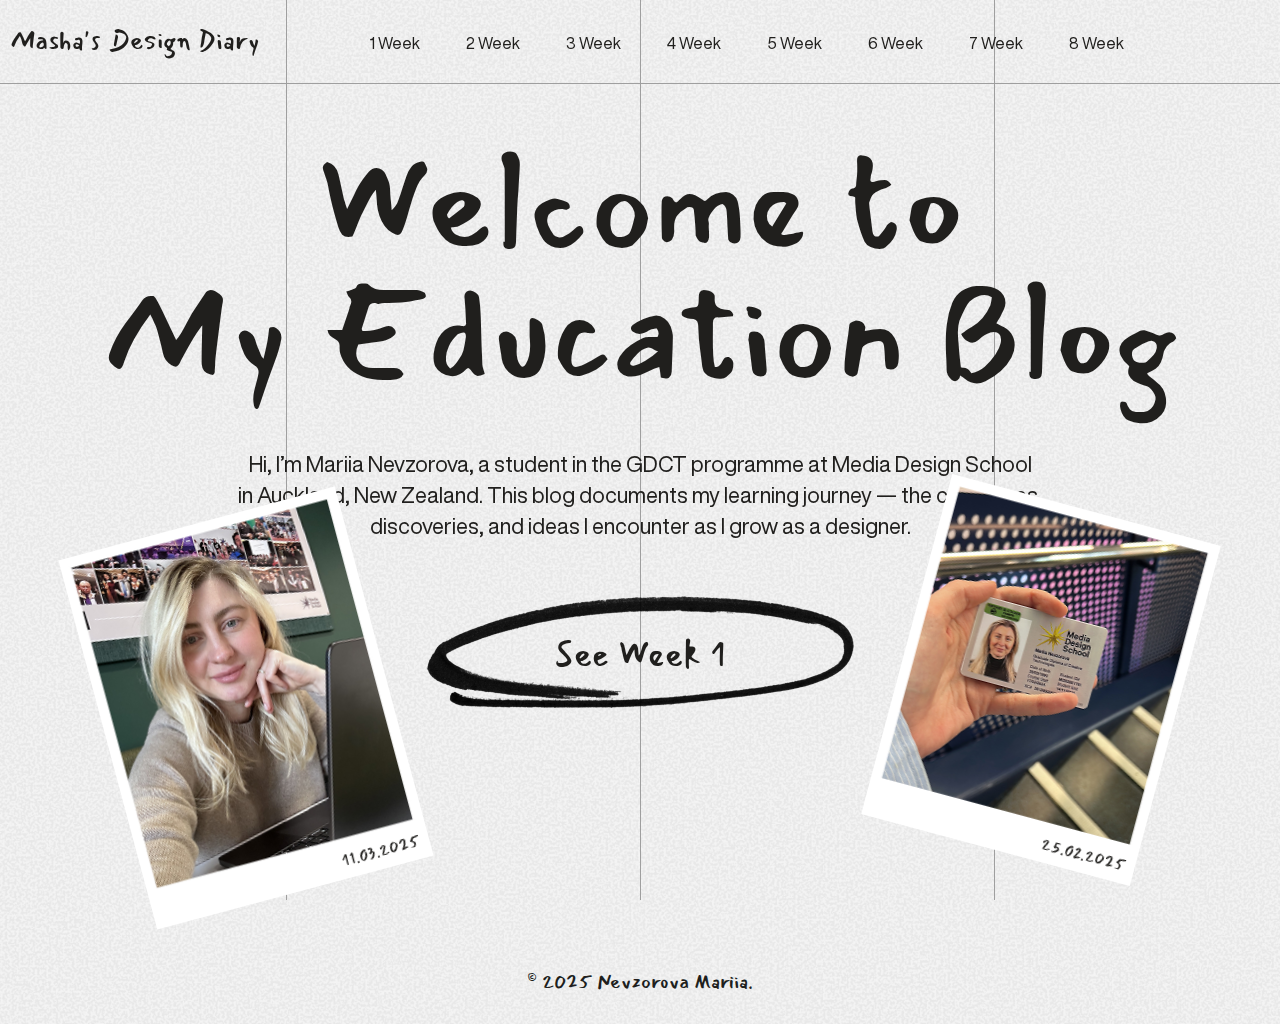
<file: index.html>
<!DOCTYPE html>
<html lang="en">

<head>
  <meta charset="UTF-8">
  <meta name="viewport" content="width=device-width, initial-scale=1.0">
  <!-- fonts -->
  <link rel="preconnect" href="https://fonts.googleapis.com">
  <link rel="preconnect" href="https://fonts.gstatic.com" crossorigin>
  <link href="https://fonts.googleapis.com/css2?family=Manrope:wght@200..800&family=Mansalva&display=swap"
    rel="stylesheet">
  <link rel="stylesheet" href="./src/styles/fonts.css">

  <!-- style -->
  <link rel="stylesheet" href="./src/styles/normalize.css">
  <link rel="stylesheet" href="./src/styles/main.css">
  <link rel="stylesheet" href="./src/styles/header.css">
  <link rel="stylesheet" href="./src/styles/footer.css">
  <link rel="stylesheet" href="./src/styles/mainBlock.css">
  <link rel="stylesheet" href="./src/styles/button.css">
  <link rel="stylesheet" href="./src/styles/photoCard.css">

  <title>Blog</title>
</head>

<body>
  <span class="line-bg"></span><span class="line-bg"></span><span class="line-bg"></span><span
    class="line-bg"></span><span class="line-bg"></span>

  <header class="header">
    <div class="container">
      <div class="header__wrapper">
        <div class="header__logo mansalva">
          Masha's Design Diary
        </div>
        <nav class="header__menu">
          <ul>
            <li class="header__menu-item">
              <a href="./week1.html" title="1 Week">1 Week</a>
            </li>
            <li class="header__menu-item">
              <a href="./week2.html" title="2 Week">2 Week</a>
            </li>
            <li class="header__menu-item">
              <a href="./week3.html" title="3 Week">3 Week</a>
            </li>
            <li class="header__menu-item">
              <a href="./week4.html" title="4 Week">4 Week</a>
            </li>
            <li class="header__menu-item">
              <a href="./week5.html" title="5 Week">5 Week</a>
            </li>
            <li class="header__menu-item">
              <a href="./week6.html" title="6 Week">6 Week</a>
            </li>
            <li class="header__menu-item">
              <a href="./week7.html" title="7 Week">7 Week</a>
            </li>
            <li class="header__menu-item">
              <a href="./week8.html" title="8 Week">8 Week</a>
            </li>
          </ul>
        </nav>
      </div>
    </div>
  </header>

  <main>
    <div class="container">
      <div class="main-block">
        <h1 class="main-block__title mansalva">
          Welcome to<br />My&nbsp;Education&nbsp;Blog
        </h1>
        <p class="main-block__text">
          Hi, I&rsquo;m Mariia Nevzorova, a&nbsp;student in&nbsp;the GDCT programme at&nbsp;Media Design School
          in&nbsp;Auckland, New Zealand. This blog documents my&nbsp;learning journey&nbsp;&mdash; the challenges,
          discoveries, and ideas&nbsp;I encounter as&nbsp;I grow as&nbsp;a&nbsp;designer.
        </p>
        <div class="main-block__button">
          <a href="./week1.html" title="week1" class="button mansalva">See Week 1</a>
        </div>

        <div class="photo-card photo-card--left">
          <div class="photo-card__image">
            <img src="./src/image/photo1.jpg" alt="photo1" width="286" height="382">
          </div>
          <span class="photo-card__date mansalva">11.03.2025</span>
        </div>

        <div class="photo-card photo-card--right">
          <div class="photo-card__image">
            <img src="./src/image/photo2.jpg" alt="photo2" width="286" height="382">
          </div>
          <span class="photo-card__date mansalva">25.02.2025</span>
        </div>
      </div>
    </div>
  </main>

  <footer class="footer mansalva">
    <div class="container">
      <div class="footer__wrapper mansalva">
        © 2025 Nevzorova Mariia.
      </div>
    </div>
  </footer>
</body>

</html>
</file>
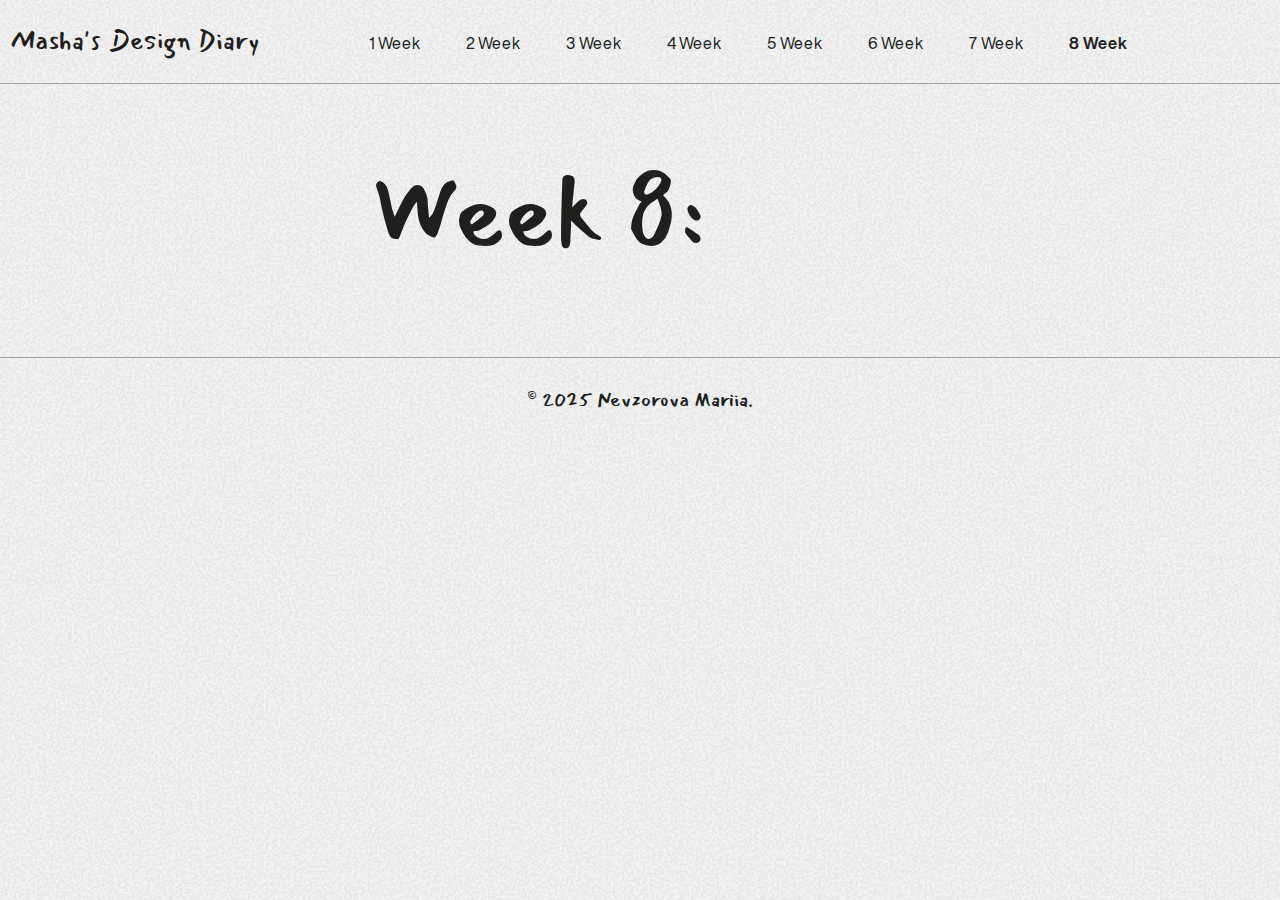
<file: week8.html>
<!DOCTYPE html>
<html lang="en">

<head>
    <meta charset="UTF-8">
    <meta name="viewport" content="width=device-width, initial-scale=1.0">
    <!-- fonts -->
    <link rel="preconnect" href="https://fonts.googleapis.com">
    <link rel="preconnect" href="https://fonts.gstatic.com" crossorigin>
    <link href="https://fonts.googleapis.com/css2?family=Mansalva&display=swap" rel="stylesheet">
    <link rel="stylesheet" href="./src/styles/fonts.css">

    <!-- style -->
    <link rel="stylesheet" href="./src/styles/normalize.css">
    <link rel="stylesheet" href="./src/styles/main.css">
    <link rel="stylesheet" href="./src/styles/header.css">
    <link rel="stylesheet" href="./src/styles/footer.css">
    <link rel="stylesheet" href="./src/styles/firstBlock.css">
    <link rel="stylesheet" href="./src/styles/content.css">

    <title>Blog</title>
</head>

<body>
    <header class="header">
        <div class="container">
            <div class="header__wrapper">
                <a href="./index.html" title="maim" class="header__logo mansalva">
                    Masha's Design Diary
                </a>
                <nav class="header__menu">
                    <ul>
                        <li class="header__menu-item">
                            <a href="./week1.html" title="1 Week">1 Week</a>
                        </li>
                        <li class="header__menu-item">
                            <a href="./week2.html" title="2 Week">2 Week</a>
                        </li>
                        <li class="header__menu-item">
                            <a href="./week3.html" title="3 Week">3 Week</a>
                        </li>
                        <li class="header__menu-item">
                            <a href="./week4.html" title="4 Week">4 Week</a>
                        </li>
                        <li class="header__menu-item">
                            <a href="./week5.html" title="5 Week">5 Week</a>
                        </li>
                        <li class="header__menu-item">
                            <a href="./week6.html" title="6 Week">6 Week</a>
                        </li>
                        <li class="header__menu-item">
                            <a href="./week7.html" title="7 Week">7 Week</a>
                        </li>
                        <li class="header__menu-item helvetica-bold">
                            <a href="./week8.html" title="8 Week">8 Week</a>
                        </li>
                    </ul>
                </nav>
            </div>
        </div>
    </header>

    <main>
        <div class="first-block">
            <div class="container">
                <div class="first-block__wrapper">
                    <h1 class="first-block__title mansalva">Week 8:<br /></h1>
                    <p class="first-block__text helvetica-medium"></p>
                </div>
            </div>
        </div>
    </main>

    <footer class="footer">
        <div class="container">
            <div class="footer__wrapper mansalva">
                © 2025 Nevzorova Mariia.
            </div>
        </div>
    </footer>
</body>

</html>
</file>
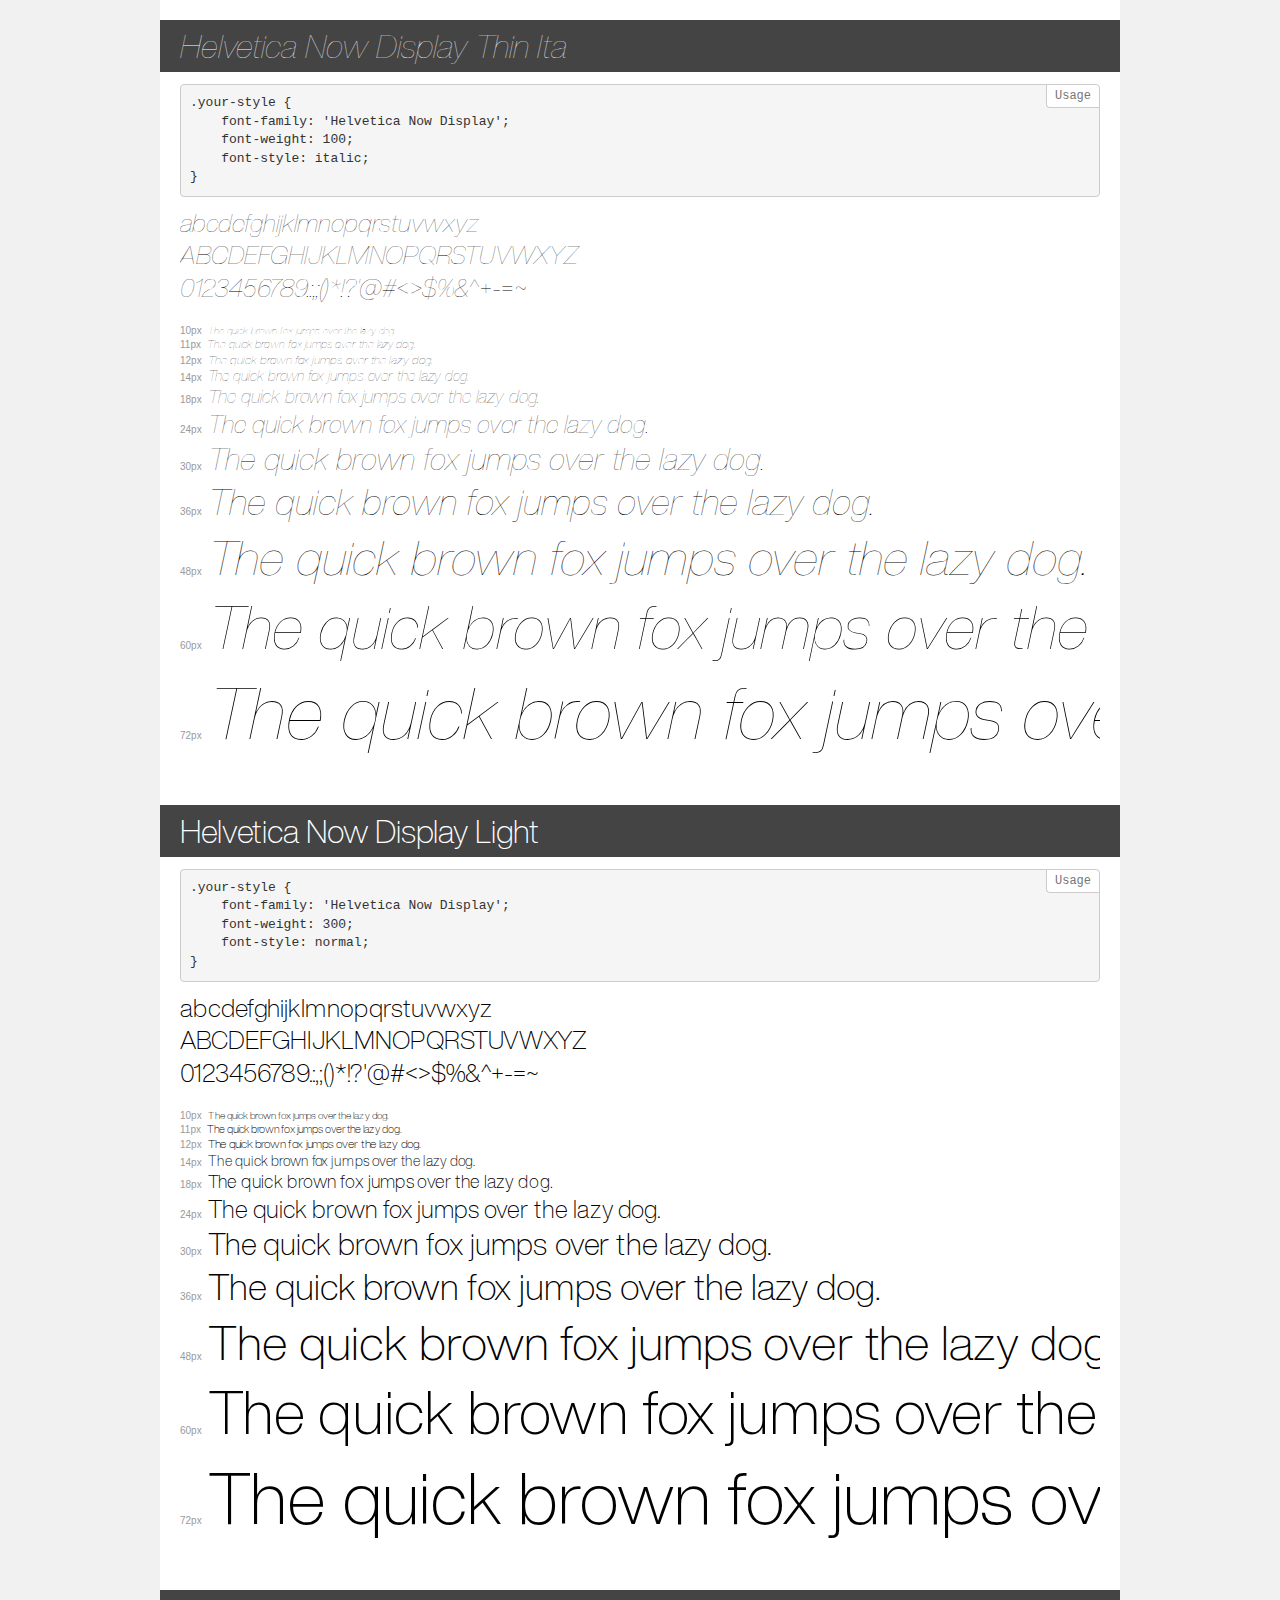
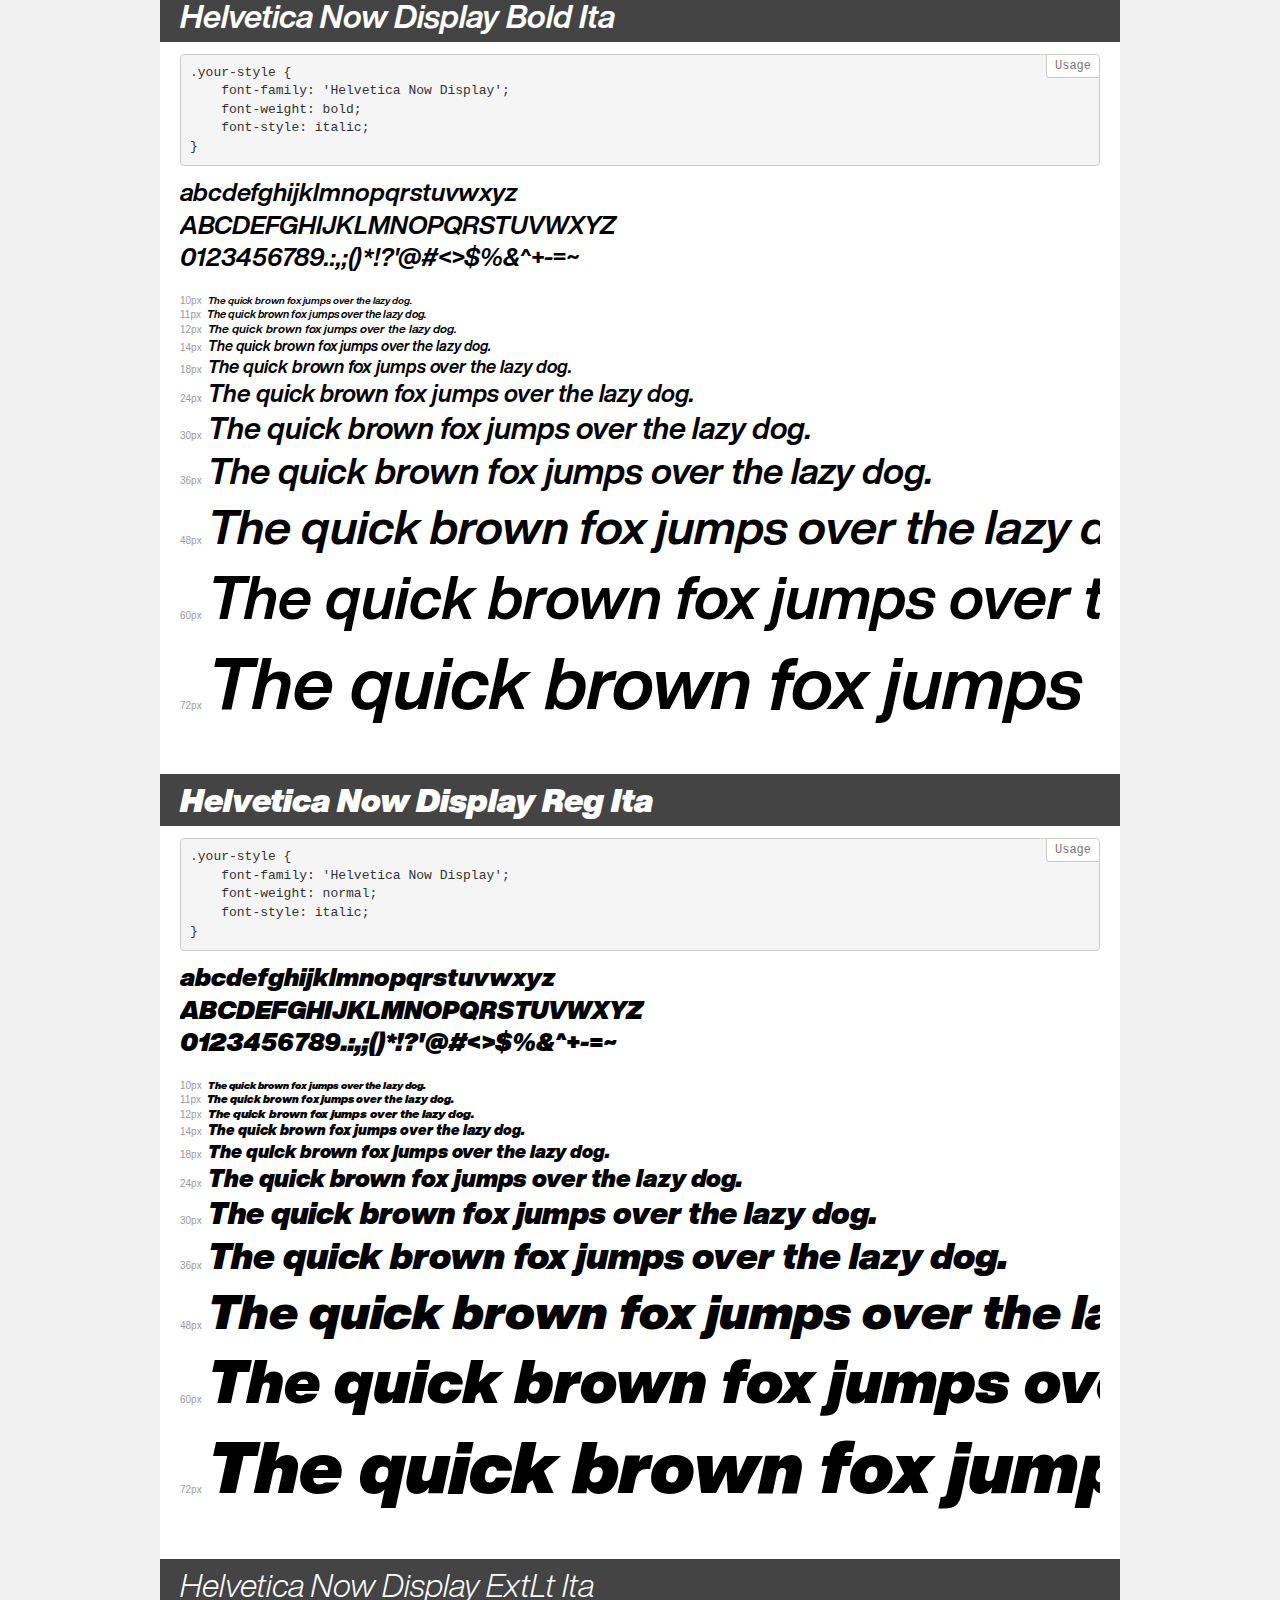
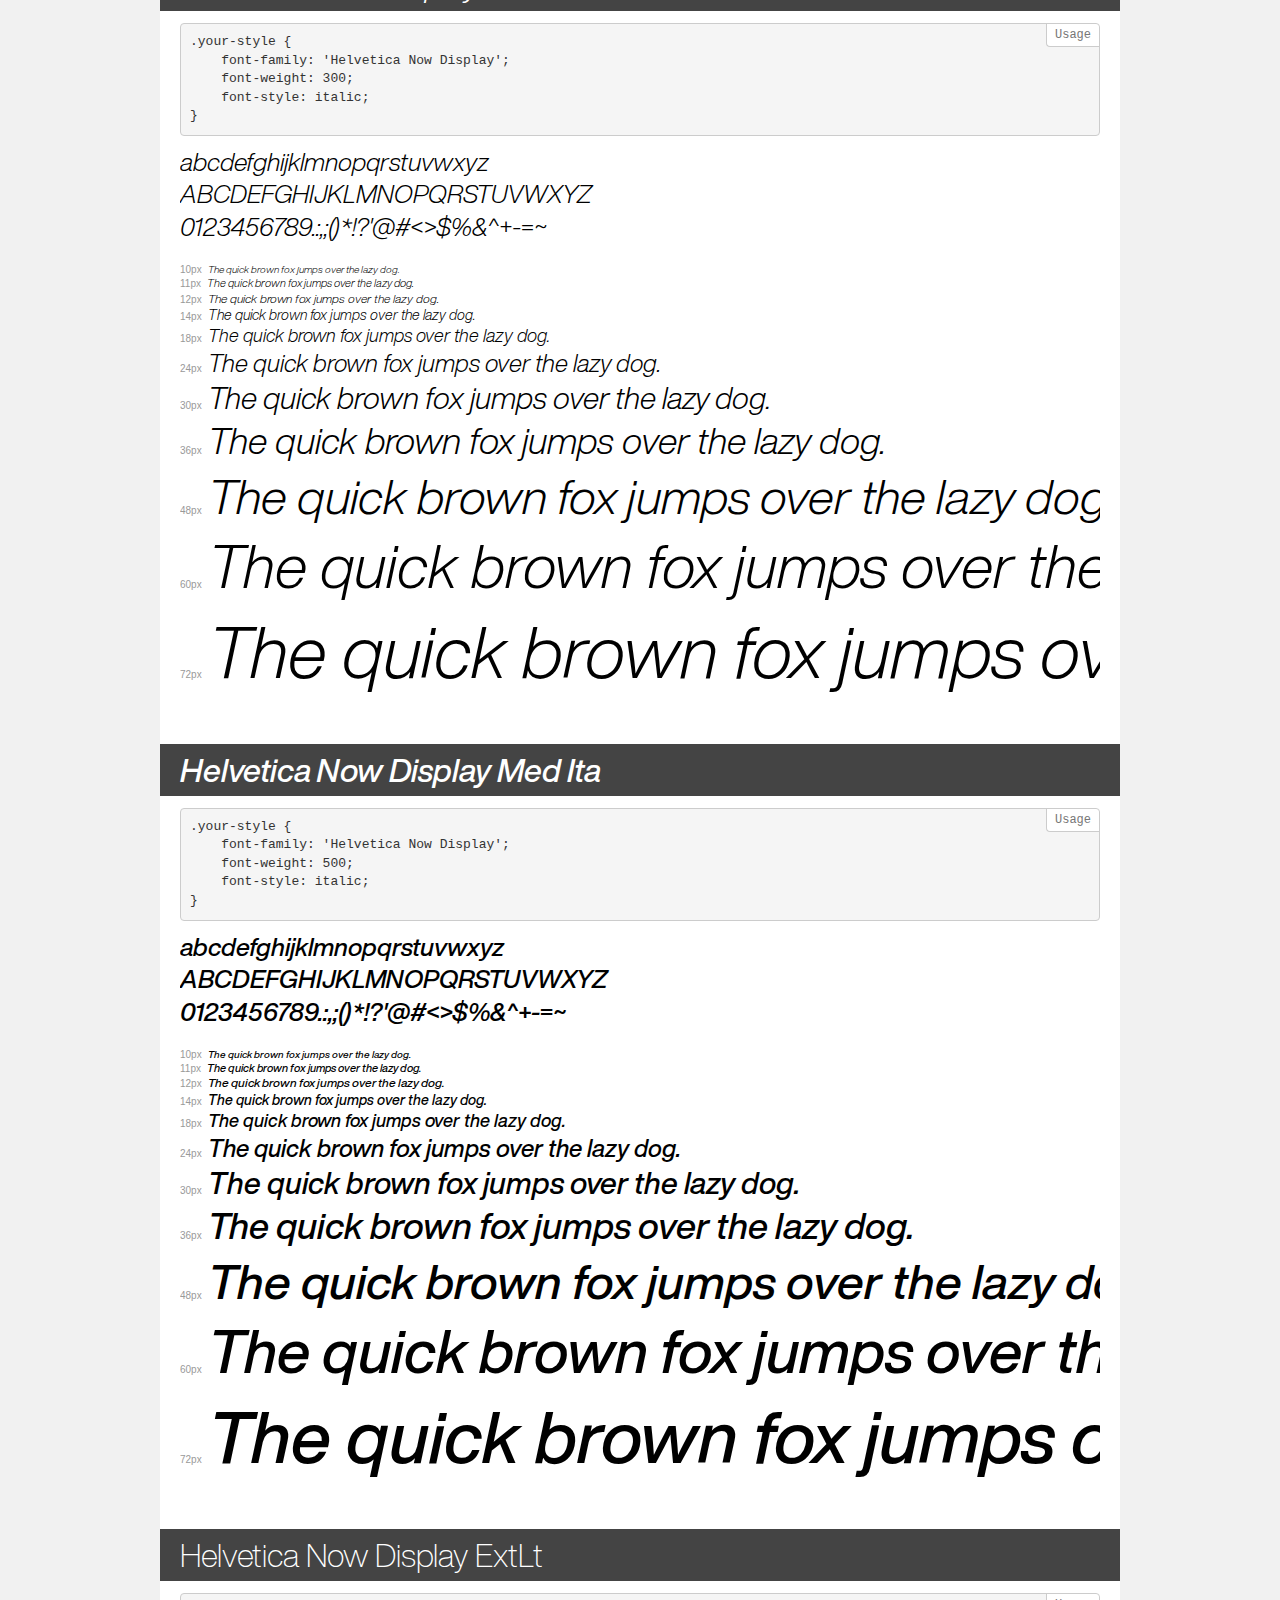
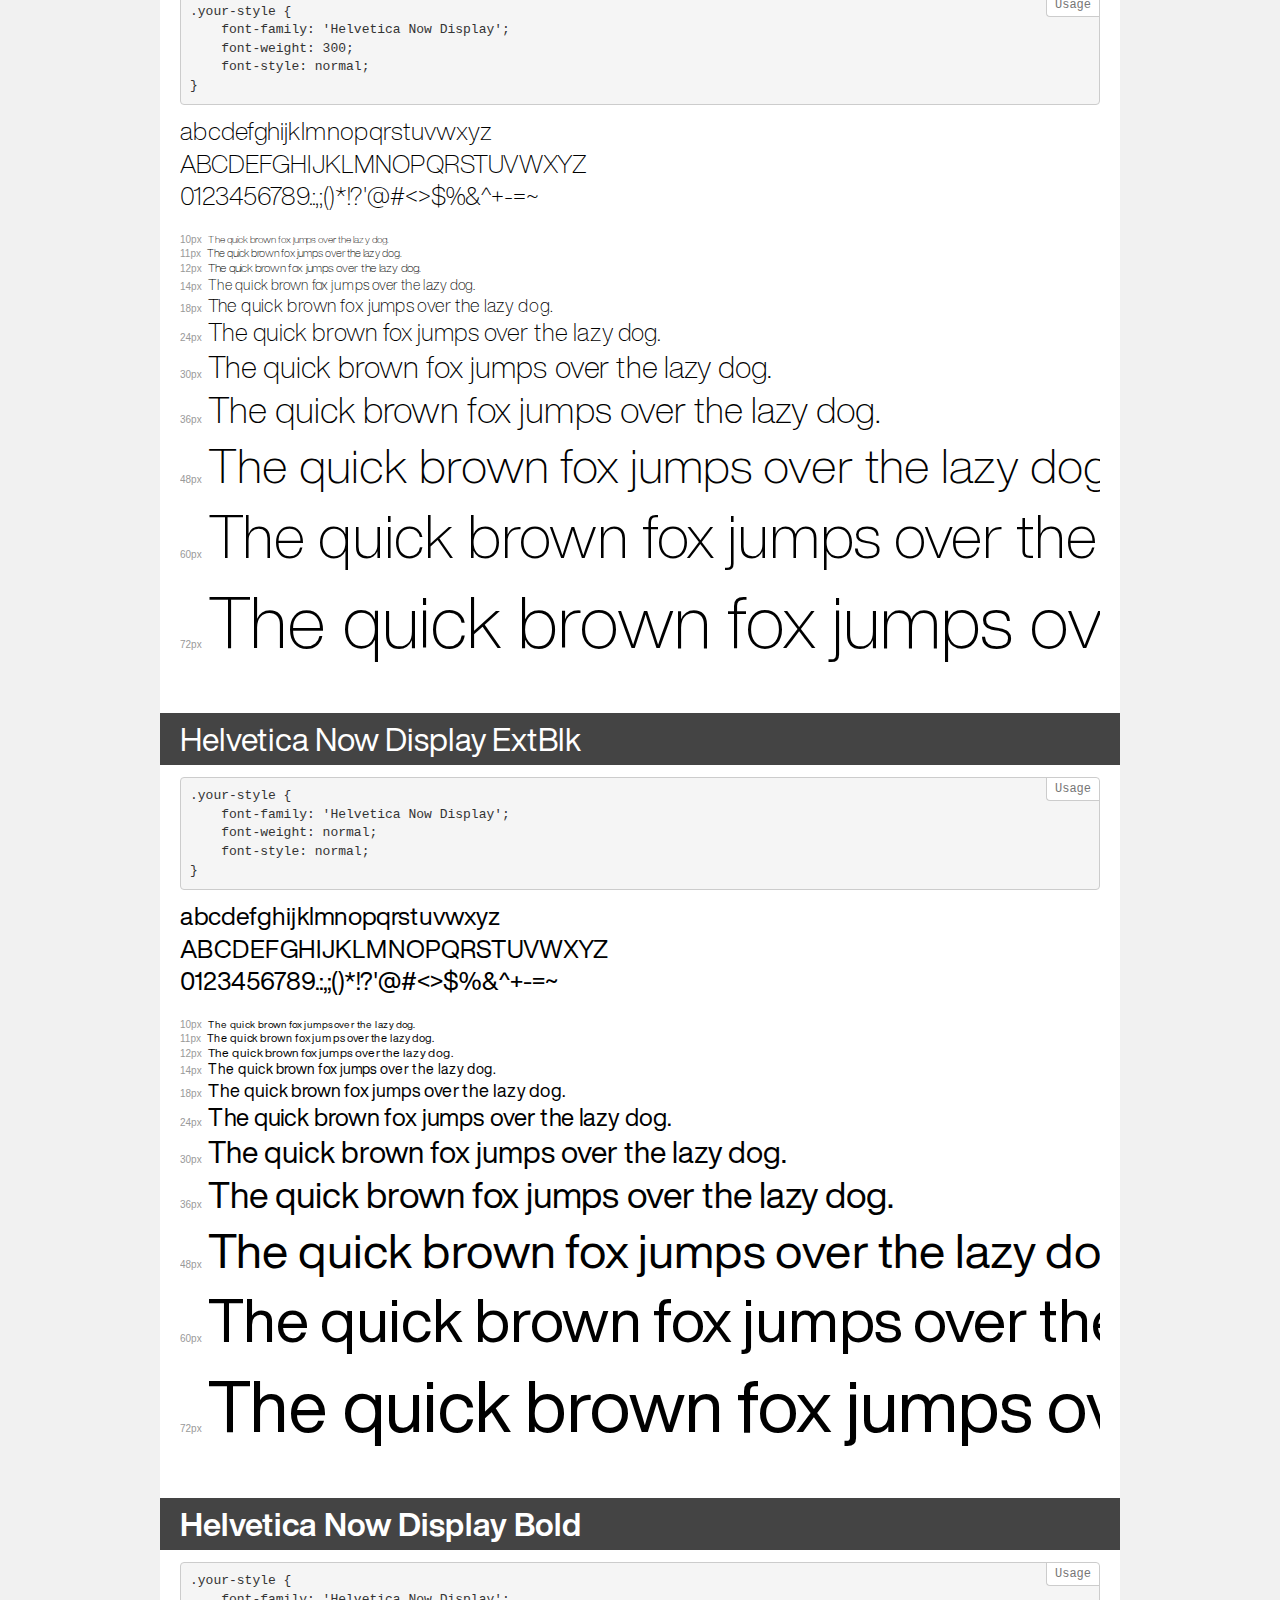
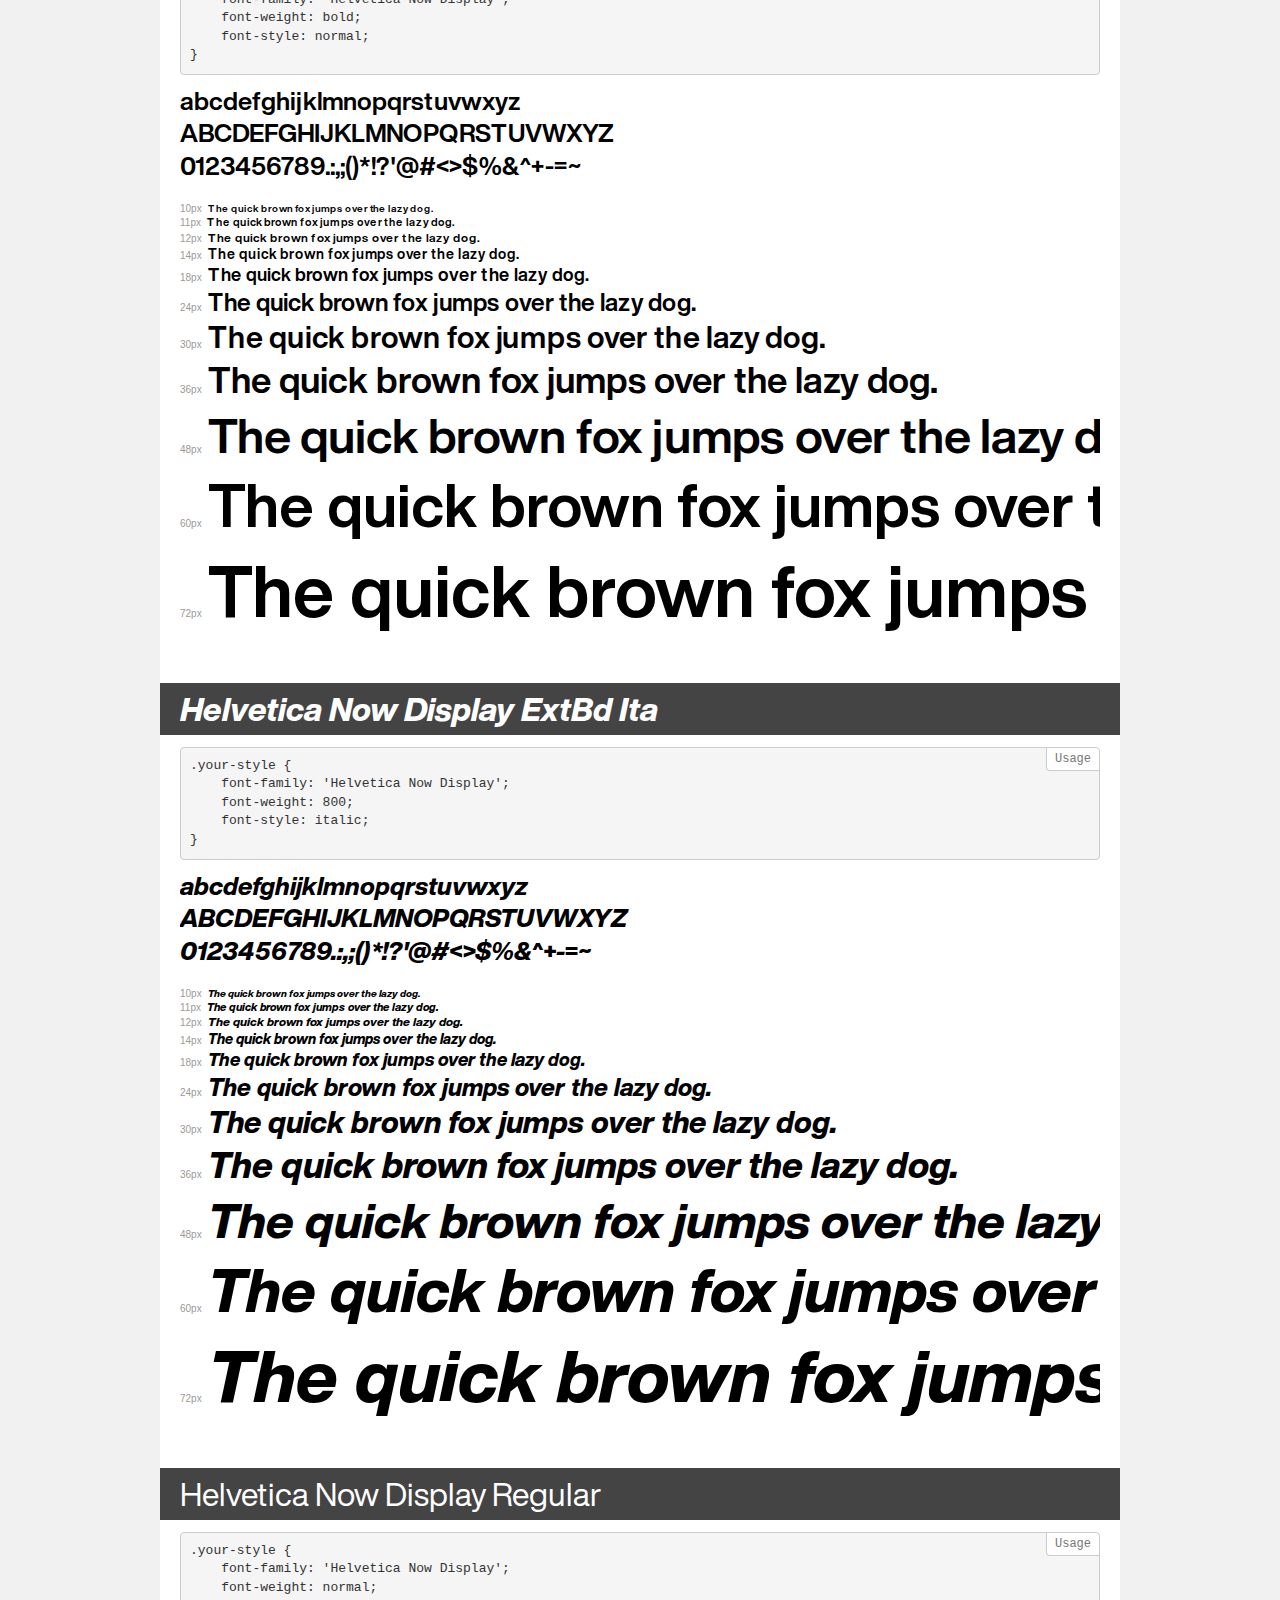
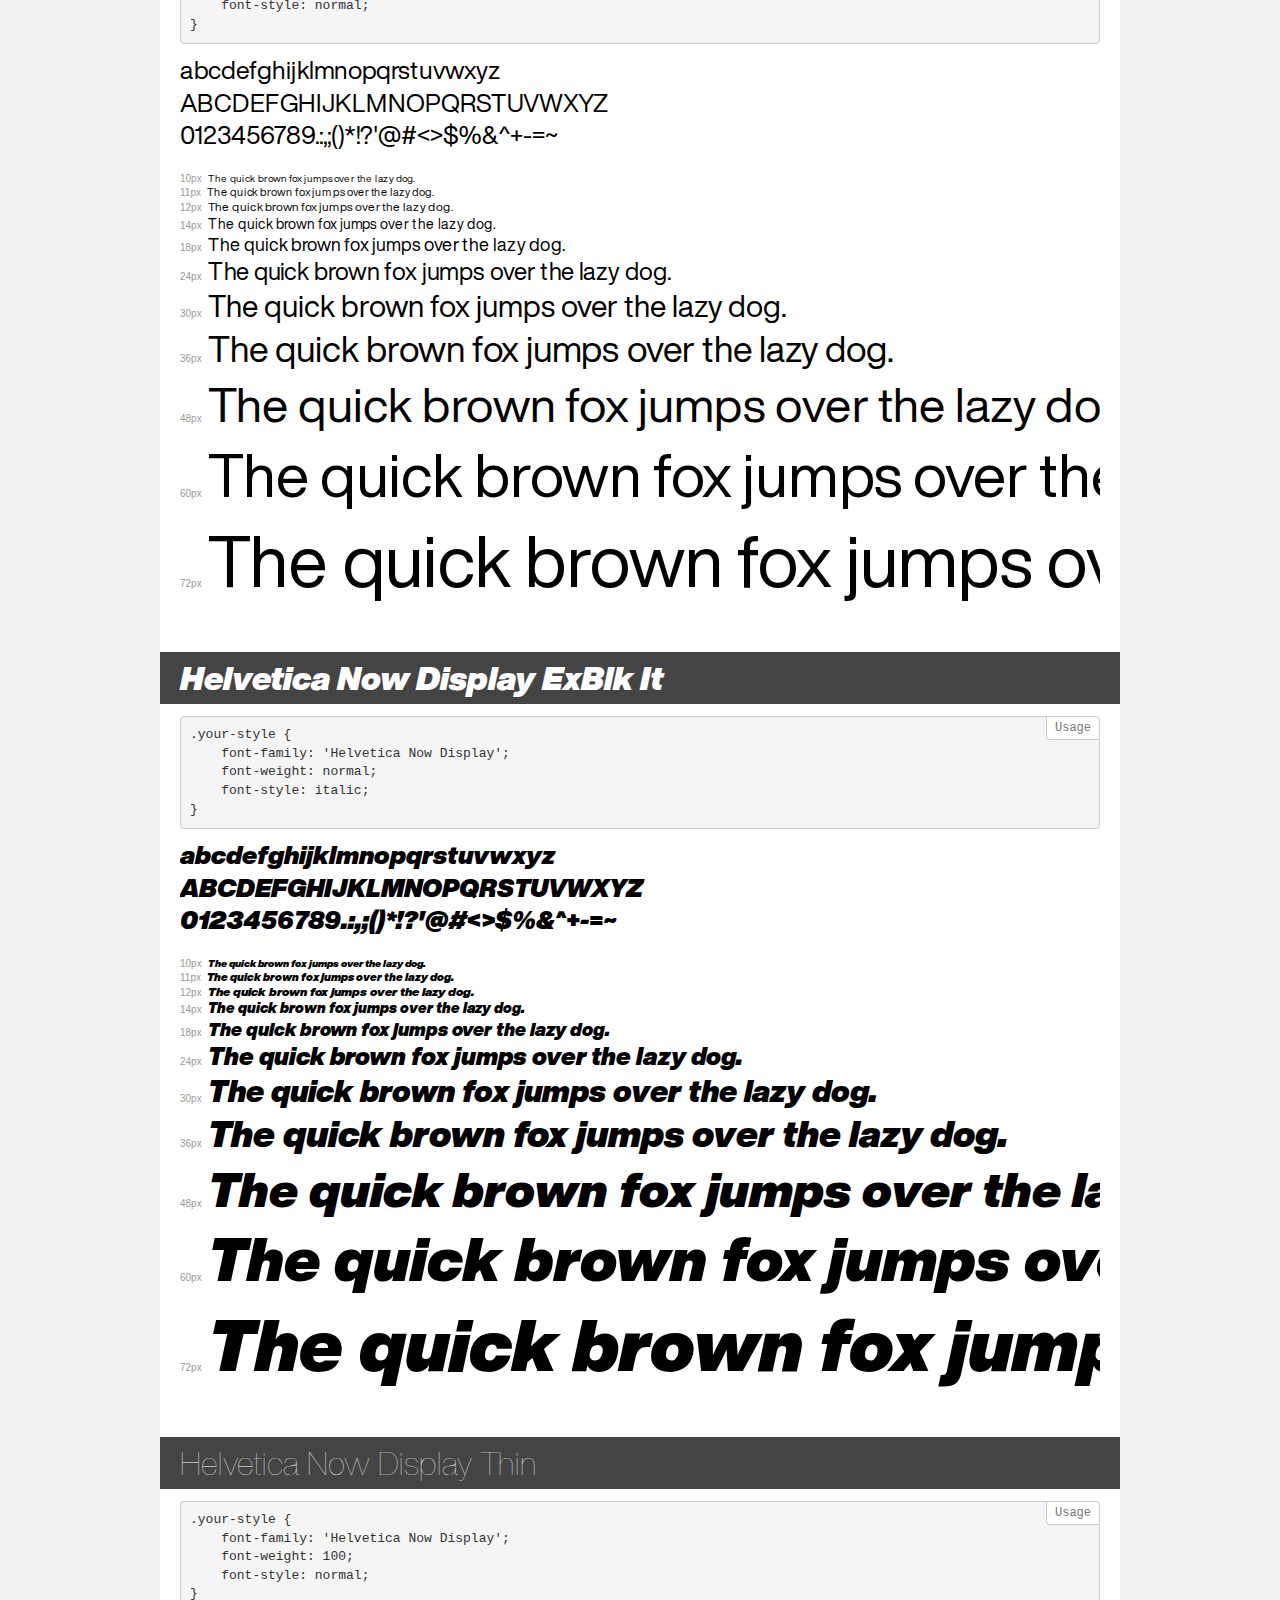
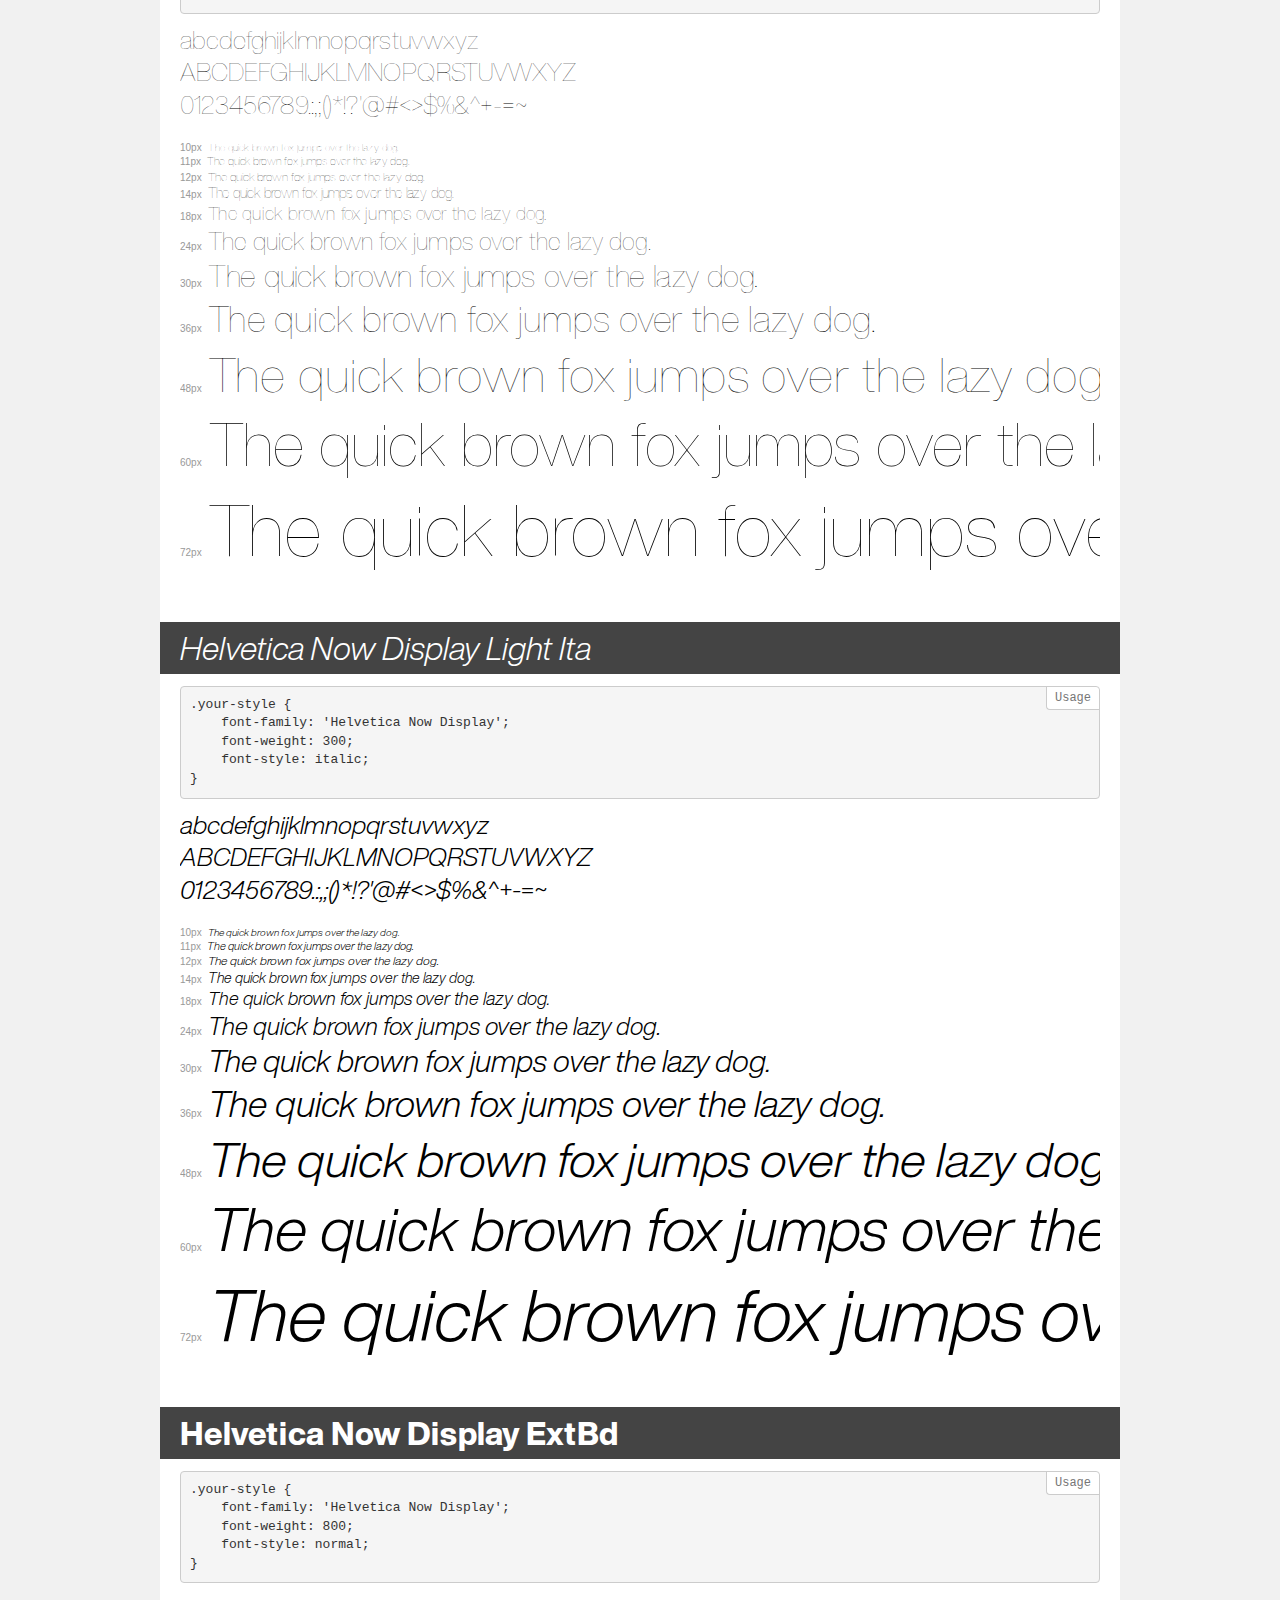
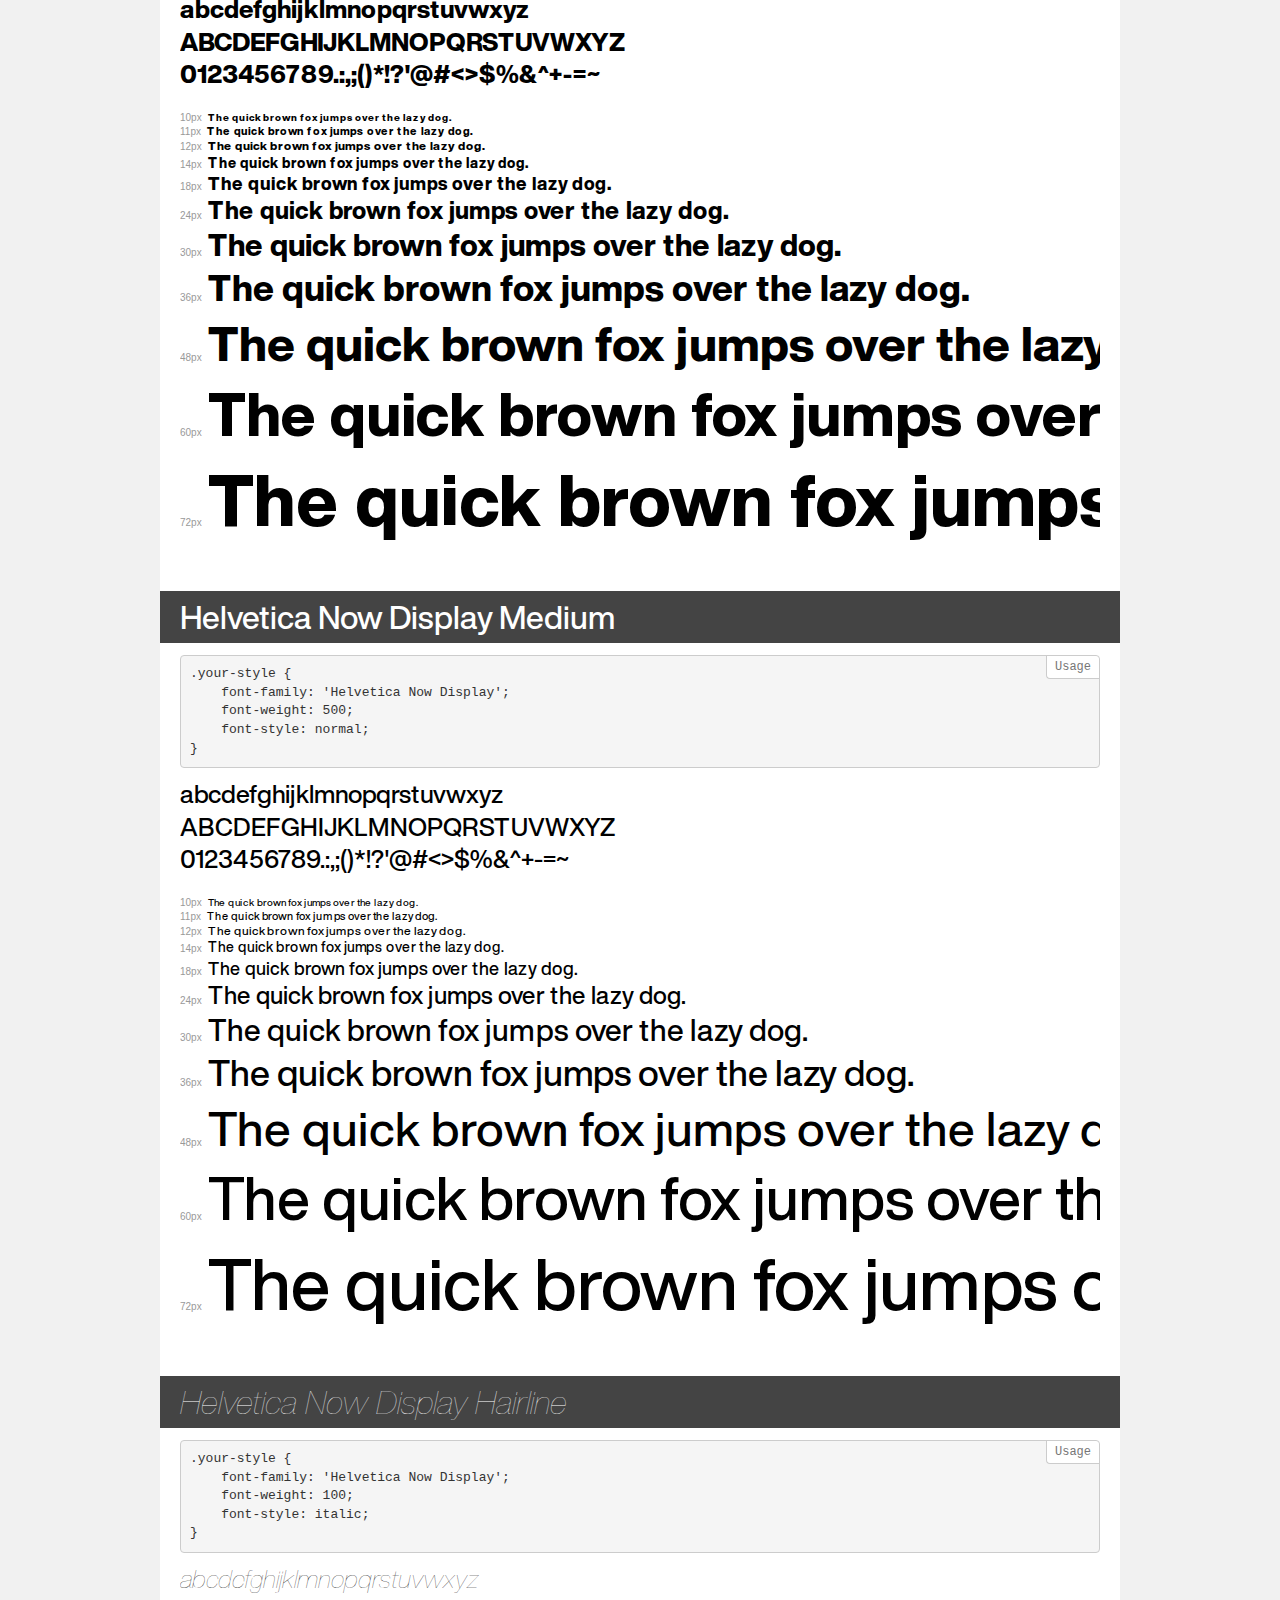
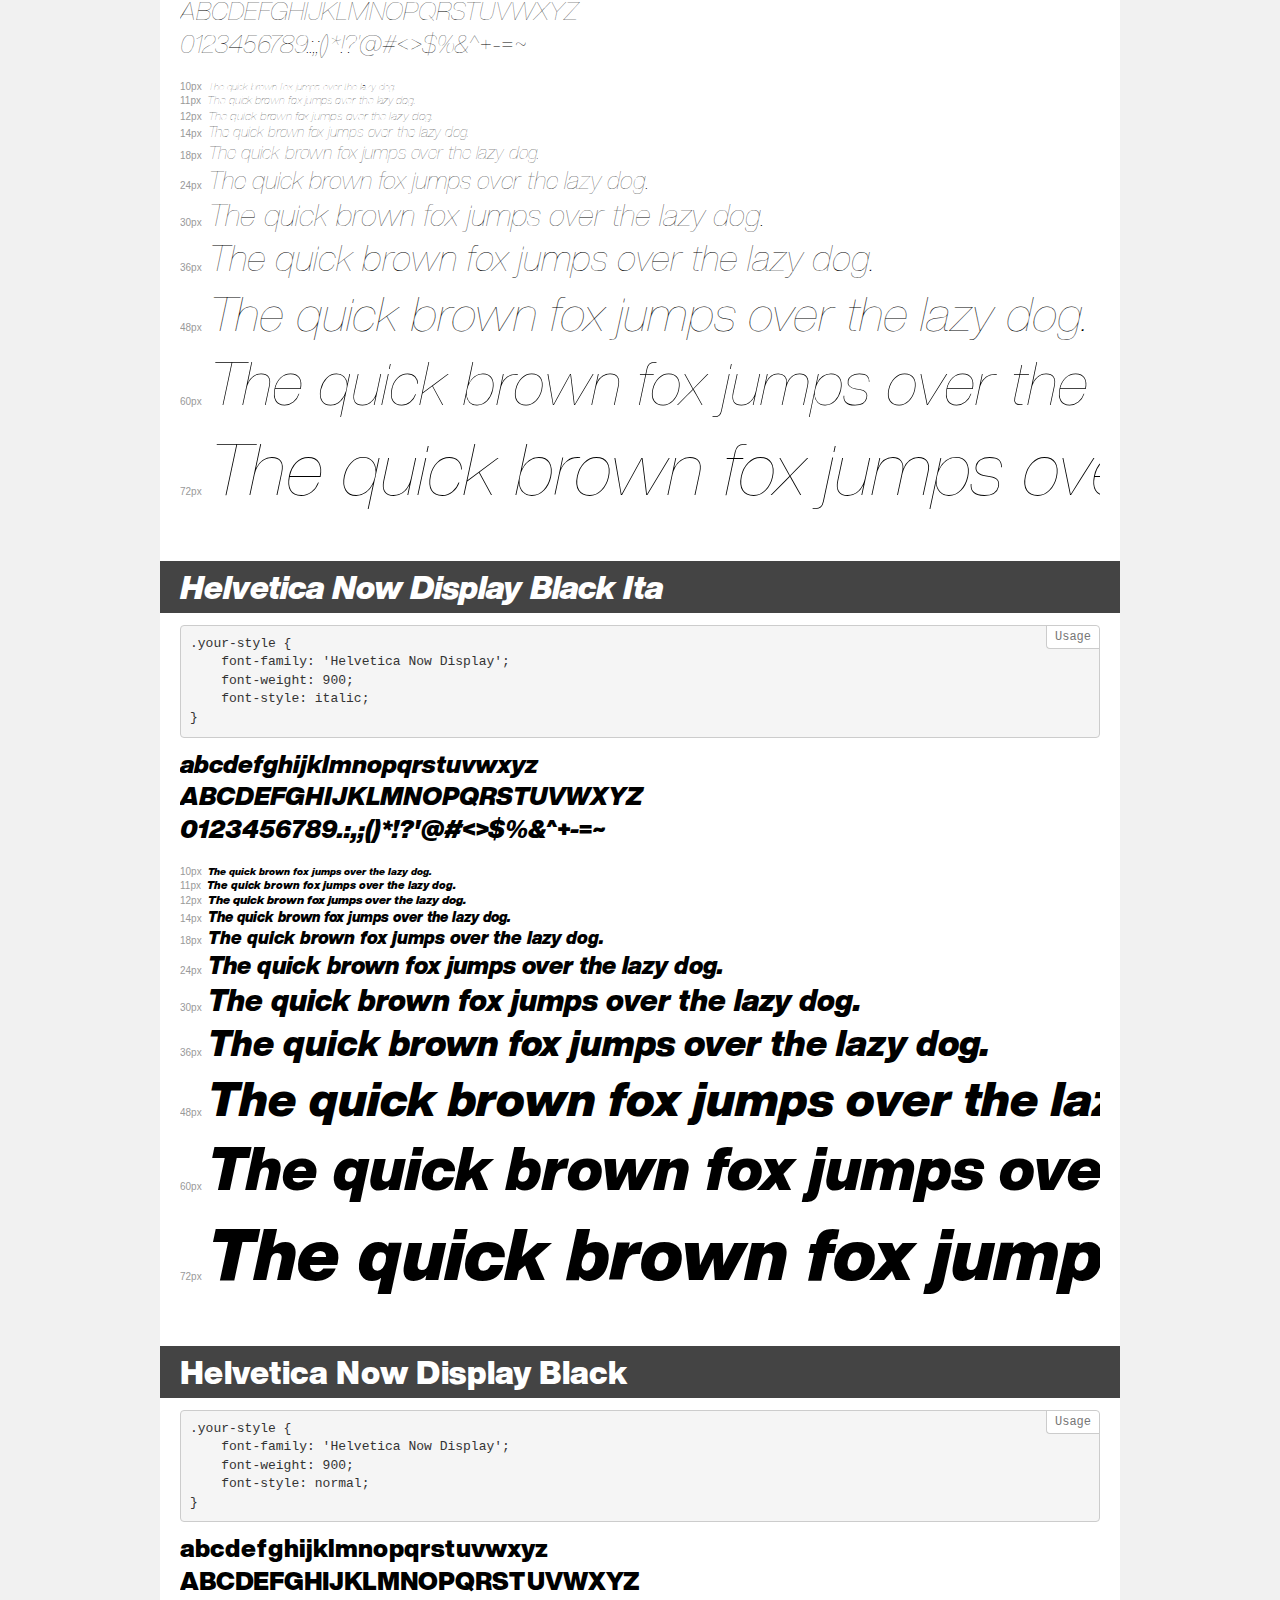
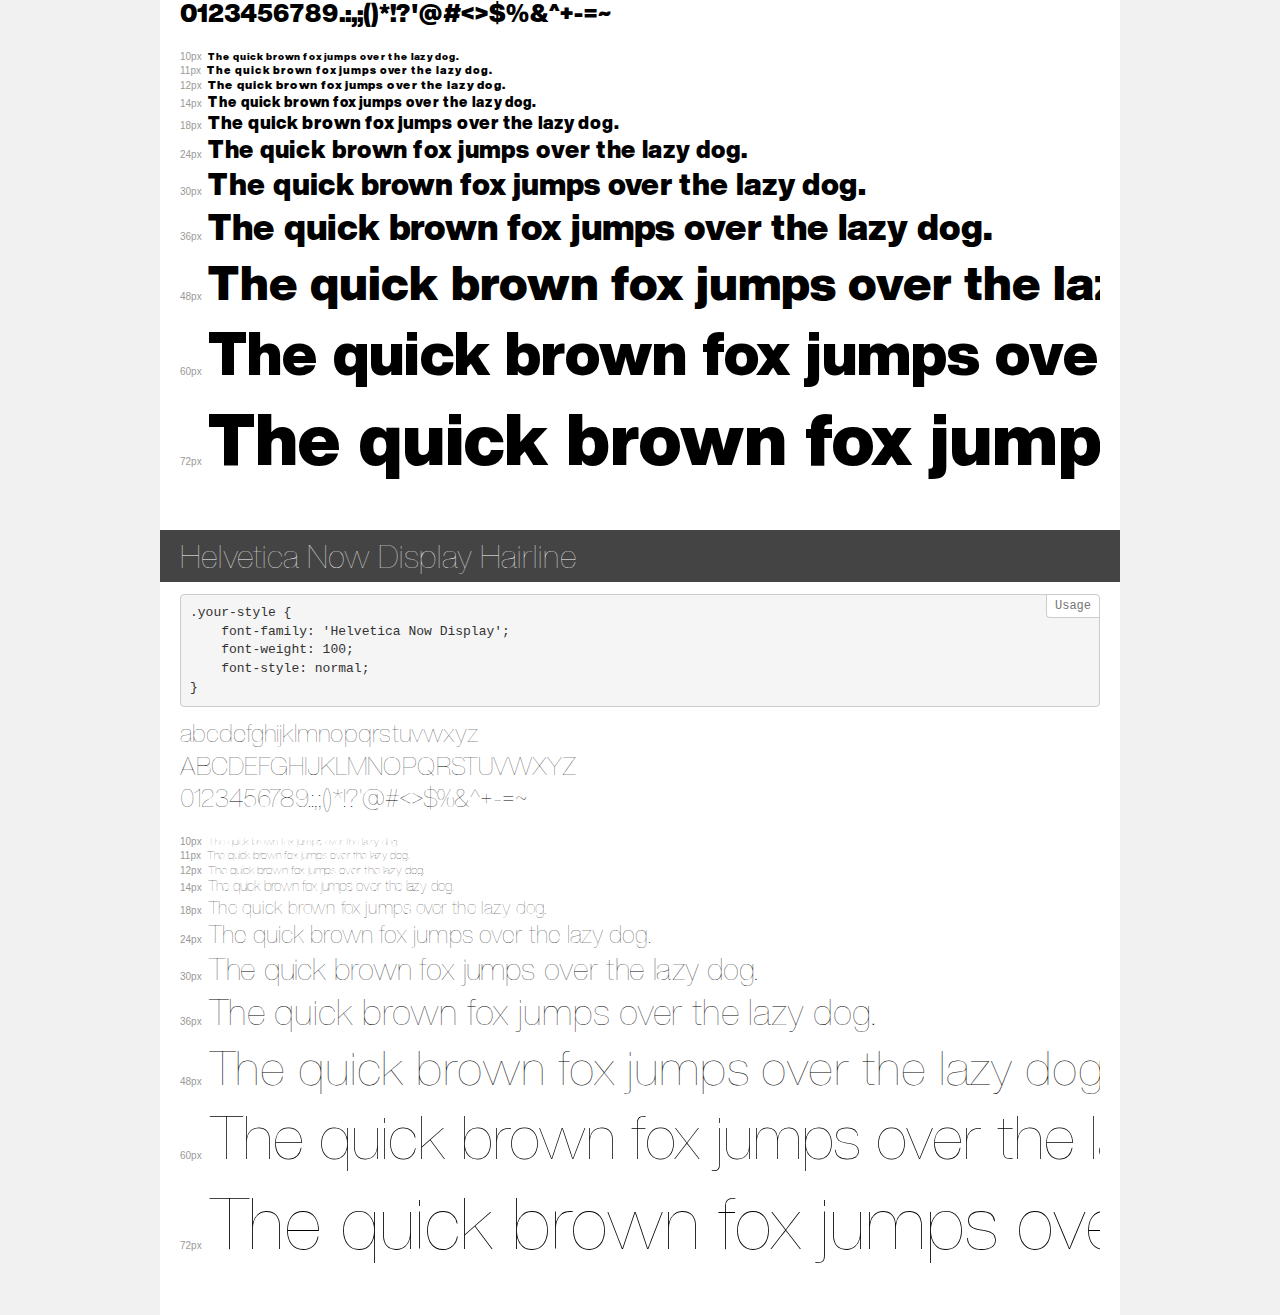
<file: src/fonts/demo.html>
<!DOCTYPE html>
<html>
<head>
    <meta charset="utf-8">
    <meta http-equiv="X-UA-Compatible" content="IE=edge">
    <meta name="viewport" content="width=device-width, initial-scale=1">
    <meta name="robots" content="noindex, noarchive">
    <meta name="format-detection" content="telephone=no">
    <title>Transfonter demo</title>
    <link href="stylesheet.css" rel="stylesheet">
    <style>
        /*
        http://meyerweb.com/eric/tools/css/reset/
        v2.0 | 20110126
        License: none (public domain)
        */
        html, body, div, span, applet, object, iframe,
        h1, h2, h3, h4, h5, h6, p, blockquote, pre,
        a, abbr, acronym, address, big, cite, code,
        del, dfn, em, img, ins, kbd, q, s, samp,
        small, strike, strong, sub, sup, tt, var,
        b, u, i, center,
        dl, dt, dd, ol, ul, li,
        fieldset, form, label, legend,
        table, caption, tbody, tfoot, thead, tr, th, td,
        article, aside, canvas, details, embed,
        figure, figcaption, footer, header, hgroup,
        menu, nav, output, ruby, section, summary,
        time, mark, audio, video {
            margin: 0;
            padding: 0;
            border: 0;
            font-size: 100%;
            font: inherit;
            vertical-align: baseline;
        }
        /* HTML5 display-role reset for older browsers */
        article, aside, details, figcaption, figure,
        footer, header, hgroup, menu, nav, section {
            display: block;
        }
        body {
            line-height: 1;
        }
        ol, ul {
            list-style: none;
        }
        blockquote, q {
            quotes: none;
        }
        blockquote:before, blockquote:after,
        q:before, q:after {
            content: '';
            content: none;
        }
        table {
            border-collapse: collapse;
            border-spacing: 0;
        }
        /* common styles */
        body {
            background: #f1f1f1;
            color: #000;
        }
        .page {
            background: #fff;
            width: 920px;
            margin: 0 auto;
            padding: 20px 20px 0 20px;
            overflow: hidden;
        }
        .font-container {
            overflow-x: auto;
            overflow-y: hidden;
            margin-bottom: 40px;
            line-height: 1.3;
            white-space: nowrap;
            padding-bottom: 5px;
        }
        h1 {
            position: relative;
            background: #444;
            font-size: 32px;
            color: #fff;
            padding: 10px 20px;
            margin: 0 -20px 12px -20px;
        }
        .letters {
            font-size: 25px;
            margin-bottom: 20px;
        }
        .s10:before {
            content: '10px';
        }
        .s11:before {
            content: '11px';
        }
        .s12:before {
            content: '12px';
        }
        .s14:before {
            content: '14px';
        }
        .s18:before {
            content: '18px';
        }
        .s24:before {
            content: '24px';
        }
        .s30:before {
            content: '30px';
        }
        .s36:before {
            content: '36px';
        }
        .s48:before {
            content: '48px';
        }
        .s60:before {
            content: '60px';
        }
        .s72:before {
            content: '72px';
        }
        .s10:before, .s11:before, .s12:before, .s14:before,
        .s18:before, .s24:before, .s30:before, .s36:before,
        .s48:before, .s60:before, .s72:before {
            font-family: Arial, sans-serif;
            font-size: 10px;
            font-weight: normal;
            font-style: normal;
            color: #999;
            padding-right: 6px;
        }
        pre {
            display: block;
            position: relative;
            padding: 9px;
            margin: 0 0 10px;
            font-family: Monaco, Menlo, Consolas, "Courier New", monospace !important;
            font-size: 13px;
            line-height: 1.428571429;
            color: #333;
            font-weight: normal !important;
            font-style: normal !important;
            background-color: #f5f5f5;
            border: 1px solid #ccc;
            overflow-x: auto;
            border-radius: 4px;
        }
        pre:after {
            display: block;
            position: absolute;
            right: 0;
            top: 0;
            content: 'Usage';
            line-height: 1;
            padding: 5px 8px;
            font-size: 12px;
            color: #767676;
            background-color: #fff;
            border: 1px solid #ccc;
            border-right: none;
            border-top: none;
            border-radius: 0 4px 0 4px;
            z-index: 10;
        }
        /* responsive */
        @media (max-width: 959px) {
            .page {
                width: auto;
                margin: 0;
            }
        }
    </style>
</head>
<body>
<div class="page">
    <div class="demo" style="font-family: 'Helvetica Now Display'; font-weight: 100; font-style: italic;">
        <h1>Helvetica Now Display Thin Ita</h1>
        <pre>.your-style {
    font-family: 'Helvetica Now Display';
    font-weight: 100;
    font-style: italic;
}</pre>
        <div class="font-container">
            <p class="letters">
                abcdefghijklmnopqrstuvwxyz<br>
ABCDEFGHIJKLMNOPQRSTUVWXYZ<br>
                0123456789.:,;()*!?'@#<>$%&^+-=~
            </p>
            <p class="s10" style="font-size: 10px;">The quick brown fox jumps over the lazy dog.</p>
            <p class="s11" style="font-size: 11px;">The quick brown fox jumps over the lazy dog.</p>
            <p class="s12" style="font-size: 12px;">The quick brown fox jumps over the lazy dog.</p>
            <p class="s14" style="font-size: 14px;">The quick brown fox jumps over the lazy dog.</p>
            <p class="s18" style="font-size: 18px;">The quick brown fox jumps over the lazy dog.</p>
            <p class="s24" style="font-size: 24px;">The quick brown fox jumps over the lazy dog.</p>
            <p class="s30" style="font-size: 30px;">The quick brown fox jumps over the lazy dog.</p>
            <p class="s36" style="font-size: 36px;">The quick brown fox jumps over the lazy dog.</p>
            <p class="s48" style="font-size: 48px;">The quick brown fox jumps over the lazy dog.</p>
            <p class="s60" style="font-size: 60px;">The quick brown fox jumps over the lazy dog.</p>
            <p class="s72" style="font-size: 72px;">The quick brown fox jumps over the lazy dog.</p>
        </div>
    </div>
    <div class="demo" style="font-family: 'Helvetica Now Display'; font-weight: 300; font-style: normal;">
        <h1>Helvetica Now Display Light</h1>
        <pre>.your-style {
    font-family: 'Helvetica Now Display';
    font-weight: 300;
    font-style: normal;
}</pre>
        <div class="font-container">
            <p class="letters">
                abcdefghijklmnopqrstuvwxyz<br>
ABCDEFGHIJKLMNOPQRSTUVWXYZ<br>
                0123456789.:,;()*!?'@#<>$%&^+-=~
            </p>
            <p class="s10" style="font-size: 10px;">The quick brown fox jumps over the lazy dog.</p>
            <p class="s11" style="font-size: 11px;">The quick brown fox jumps over the lazy dog.</p>
            <p class="s12" style="font-size: 12px;">The quick brown fox jumps over the lazy dog.</p>
            <p class="s14" style="font-size: 14px;">The quick brown fox jumps over the lazy dog.</p>
            <p class="s18" style="font-size: 18px;">The quick brown fox jumps over the lazy dog.</p>
            <p class="s24" style="font-size: 24px;">The quick brown fox jumps over the lazy dog.</p>
            <p class="s30" style="font-size: 30px;">The quick brown fox jumps over the lazy dog.</p>
            <p class="s36" style="font-size: 36px;">The quick brown fox jumps over the lazy dog.</p>
            <p class="s48" style="font-size: 48px;">The quick brown fox jumps over the lazy dog.</p>
            <p class="s60" style="font-size: 60px;">The quick brown fox jumps over the lazy dog.</p>
            <p class="s72" style="font-size: 72px;">The quick brown fox jumps over the lazy dog.</p>
        </div>
    </div>
    <div class="demo" style="font-family: 'Helvetica Now Display'; font-weight: bold; font-style: italic;">
        <h1>Helvetica Now Display Bold Ita</h1>
        <pre>.your-style {
    font-family: 'Helvetica Now Display';
    font-weight: bold;
    font-style: italic;
}</pre>
        <div class="font-container">
            <p class="letters">
                abcdefghijklmnopqrstuvwxyz<br>
ABCDEFGHIJKLMNOPQRSTUVWXYZ<br>
                0123456789.:,;()*!?'@#<>$%&^+-=~
            </p>
            <p class="s10" style="font-size: 10px;">The quick brown fox jumps over the lazy dog.</p>
            <p class="s11" style="font-size: 11px;">The quick brown fox jumps over the lazy dog.</p>
            <p class="s12" style="font-size: 12px;">The quick brown fox jumps over the lazy dog.</p>
            <p class="s14" style="font-size: 14px;">The quick brown fox jumps over the lazy dog.</p>
            <p class="s18" style="font-size: 18px;">The quick brown fox jumps over the lazy dog.</p>
            <p class="s24" style="font-size: 24px;">The quick brown fox jumps over the lazy dog.</p>
            <p class="s30" style="font-size: 30px;">The quick brown fox jumps over the lazy dog.</p>
            <p class="s36" style="font-size: 36px;">The quick brown fox jumps over the lazy dog.</p>
            <p class="s48" style="font-size: 48px;">The quick brown fox jumps over the lazy dog.</p>
            <p class="s60" style="font-size: 60px;">The quick brown fox jumps over the lazy dog.</p>
            <p class="s72" style="font-size: 72px;">The quick brown fox jumps over the lazy dog.</p>
        </div>
    </div>
    <div class="demo" style="font-family: 'Helvetica Now Display'; font-weight: normal; font-style: italic;">
        <h1>Helvetica Now Display Reg Ita</h1>
        <pre>.your-style {
    font-family: 'Helvetica Now Display';
    font-weight: normal;
    font-style: italic;
}</pre>
        <div class="font-container">
            <p class="letters">
                abcdefghijklmnopqrstuvwxyz<br>
ABCDEFGHIJKLMNOPQRSTUVWXYZ<br>
                0123456789.:,;()*!?'@#<>$%&^+-=~
            </p>
            <p class="s10" style="font-size: 10px;">The quick brown fox jumps over the lazy dog.</p>
            <p class="s11" style="font-size: 11px;">The quick brown fox jumps over the lazy dog.</p>
            <p class="s12" style="font-size: 12px;">The quick brown fox jumps over the lazy dog.</p>
            <p class="s14" style="font-size: 14px;">The quick brown fox jumps over the lazy dog.</p>
            <p class="s18" style="font-size: 18px;">The quick brown fox jumps over the lazy dog.</p>
            <p class="s24" style="font-size: 24px;">The quick brown fox jumps over the lazy dog.</p>
            <p class="s30" style="font-size: 30px;">The quick brown fox jumps over the lazy dog.</p>
            <p class="s36" style="font-size: 36px;">The quick brown fox jumps over the lazy dog.</p>
            <p class="s48" style="font-size: 48px;">The quick brown fox jumps over the lazy dog.</p>
            <p class="s60" style="font-size: 60px;">The quick brown fox jumps over the lazy dog.</p>
            <p class="s72" style="font-size: 72px;">The quick brown fox jumps over the lazy dog.</p>
        </div>
    </div>
    <div class="demo" style="font-family: 'Helvetica Now Display'; font-weight: 300; font-style: italic;">
        <h1>Helvetica Now Display ExtLt Ita</h1>
        <pre>.your-style {
    font-family: 'Helvetica Now Display';
    font-weight: 300;
    font-style: italic;
}</pre>
        <div class="font-container">
            <p class="letters">
                abcdefghijklmnopqrstuvwxyz<br>
ABCDEFGHIJKLMNOPQRSTUVWXYZ<br>
                0123456789.:,;()*!?'@#<>$%&^+-=~
            </p>
            <p class="s10" style="font-size: 10px;">The quick brown fox jumps over the lazy dog.</p>
            <p class="s11" style="font-size: 11px;">The quick brown fox jumps over the lazy dog.</p>
            <p class="s12" style="font-size: 12px;">The quick brown fox jumps over the lazy dog.</p>
            <p class="s14" style="font-size: 14px;">The quick brown fox jumps over the lazy dog.</p>
            <p class="s18" style="font-size: 18px;">The quick brown fox jumps over the lazy dog.</p>
            <p class="s24" style="font-size: 24px;">The quick brown fox jumps over the lazy dog.</p>
            <p class="s30" style="font-size: 30px;">The quick brown fox jumps over the lazy dog.</p>
            <p class="s36" style="font-size: 36px;">The quick brown fox jumps over the lazy dog.</p>
            <p class="s48" style="font-size: 48px;">The quick brown fox jumps over the lazy dog.</p>
            <p class="s60" style="font-size: 60px;">The quick brown fox jumps over the lazy dog.</p>
            <p class="s72" style="font-size: 72px;">The quick brown fox jumps over the lazy dog.</p>
        </div>
    </div>
    <div class="demo" style="font-family: 'Helvetica Now Display'; font-weight: 500; font-style: italic;">
        <h1>Helvetica Now Display Med Ita</h1>
        <pre>.your-style {
    font-family: 'Helvetica Now Display';
    font-weight: 500;
    font-style: italic;
}</pre>
        <div class="font-container">
            <p class="letters">
                abcdefghijklmnopqrstuvwxyz<br>
ABCDEFGHIJKLMNOPQRSTUVWXYZ<br>
                0123456789.:,;()*!?'@#<>$%&^+-=~
            </p>
            <p class="s10" style="font-size: 10px;">The quick brown fox jumps over the lazy dog.</p>
            <p class="s11" style="font-size: 11px;">The quick brown fox jumps over the lazy dog.</p>
            <p class="s12" style="font-size: 12px;">The quick brown fox jumps over the lazy dog.</p>
            <p class="s14" style="font-size: 14px;">The quick brown fox jumps over the lazy dog.</p>
            <p class="s18" style="font-size: 18px;">The quick brown fox jumps over the lazy dog.</p>
            <p class="s24" style="font-size: 24px;">The quick brown fox jumps over the lazy dog.</p>
            <p class="s30" style="font-size: 30px;">The quick brown fox jumps over the lazy dog.</p>
            <p class="s36" style="font-size: 36px;">The quick brown fox jumps over the lazy dog.</p>
            <p class="s48" style="font-size: 48px;">The quick brown fox jumps over the lazy dog.</p>
            <p class="s60" style="font-size: 60px;">The quick brown fox jumps over the lazy dog.</p>
            <p class="s72" style="font-size: 72px;">The quick brown fox jumps over the lazy dog.</p>
        </div>
    </div>
    <div class="demo" style="font-family: 'Helvetica Now Display'; font-weight: 300; font-style: normal;">
        <h1>Helvetica Now Display ExtLt</h1>
        <pre>.your-style {
    font-family: 'Helvetica Now Display';
    font-weight: 300;
    font-style: normal;
}</pre>
        <div class="font-container">
            <p class="letters">
                abcdefghijklmnopqrstuvwxyz<br>
ABCDEFGHIJKLMNOPQRSTUVWXYZ<br>
                0123456789.:,;()*!?'@#<>$%&^+-=~
            </p>
            <p class="s10" style="font-size: 10px;">The quick brown fox jumps over the lazy dog.</p>
            <p class="s11" style="font-size: 11px;">The quick brown fox jumps over the lazy dog.</p>
            <p class="s12" style="font-size: 12px;">The quick brown fox jumps over the lazy dog.</p>
            <p class="s14" style="font-size: 14px;">The quick brown fox jumps over the lazy dog.</p>
            <p class="s18" style="font-size: 18px;">The quick brown fox jumps over the lazy dog.</p>
            <p class="s24" style="font-size: 24px;">The quick brown fox jumps over the lazy dog.</p>
            <p class="s30" style="font-size: 30px;">The quick brown fox jumps over the lazy dog.</p>
            <p class="s36" style="font-size: 36px;">The quick brown fox jumps over the lazy dog.</p>
            <p class="s48" style="font-size: 48px;">The quick brown fox jumps over the lazy dog.</p>
            <p class="s60" style="font-size: 60px;">The quick brown fox jumps over the lazy dog.</p>
            <p class="s72" style="font-size: 72px;">The quick brown fox jumps over the lazy dog.</p>
        </div>
    </div>
    <div class="demo" style="font-family: 'Helvetica Now Display'; font-weight: normal; font-style: normal;">
        <h1>Helvetica Now Display ExtBlk</h1>
        <pre>.your-style {
    font-family: 'Helvetica Now Display';
    font-weight: normal;
    font-style: normal;
}</pre>
        <div class="font-container">
            <p class="letters">
                abcdefghijklmnopqrstuvwxyz<br>
ABCDEFGHIJKLMNOPQRSTUVWXYZ<br>
                0123456789.:,;()*!?'@#<>$%&^+-=~
            </p>
            <p class="s10" style="font-size: 10px;">The quick brown fox jumps over the lazy dog.</p>
            <p class="s11" style="font-size: 11px;">The quick brown fox jumps over the lazy dog.</p>
            <p class="s12" style="font-size: 12px;">The quick brown fox jumps over the lazy dog.</p>
            <p class="s14" style="font-size: 14px;">The quick brown fox jumps over the lazy dog.</p>
            <p class="s18" style="font-size: 18px;">The quick brown fox jumps over the lazy dog.</p>
            <p class="s24" style="font-size: 24px;">The quick brown fox jumps over the lazy dog.</p>
            <p class="s30" style="font-size: 30px;">The quick brown fox jumps over the lazy dog.</p>
            <p class="s36" style="font-size: 36px;">The quick brown fox jumps over the lazy dog.</p>
            <p class="s48" style="font-size: 48px;">The quick brown fox jumps over the lazy dog.</p>
            <p class="s60" style="font-size: 60px;">The quick brown fox jumps over the lazy dog.</p>
            <p class="s72" style="font-size: 72px;">The quick brown fox jumps over the lazy dog.</p>
        </div>
    </div>
    <div class="demo" style="font-family: 'Helvetica Now Display'; font-weight: bold; font-style: normal;">
        <h1>Helvetica Now Display Bold</h1>
        <pre>.your-style {
    font-family: 'Helvetica Now Display';
    font-weight: bold;
    font-style: normal;
}</pre>
        <div class="font-container">
            <p class="letters">
                abcdefghijklmnopqrstuvwxyz<br>
ABCDEFGHIJKLMNOPQRSTUVWXYZ<br>
                0123456789.:,;()*!?'@#<>$%&^+-=~
            </p>
            <p class="s10" style="font-size: 10px;">The quick brown fox jumps over the lazy dog.</p>
            <p class="s11" style="font-size: 11px;">The quick brown fox jumps over the lazy dog.</p>
            <p class="s12" style="font-size: 12px;">The quick brown fox jumps over the lazy dog.</p>
            <p class="s14" style="font-size: 14px;">The quick brown fox jumps over the lazy dog.</p>
            <p class="s18" style="font-size: 18px;">The quick brown fox jumps over the lazy dog.</p>
            <p class="s24" style="font-size: 24px;">The quick brown fox jumps over the lazy dog.</p>
            <p class="s30" style="font-size: 30px;">The quick brown fox jumps over the lazy dog.</p>
            <p class="s36" style="font-size: 36px;">The quick brown fox jumps over the lazy dog.</p>
            <p class="s48" style="font-size: 48px;">The quick brown fox jumps over the lazy dog.</p>
            <p class="s60" style="font-size: 60px;">The quick brown fox jumps over the lazy dog.</p>
            <p class="s72" style="font-size: 72px;">The quick brown fox jumps over the lazy dog.</p>
        </div>
    </div>
    <div class="demo" style="font-family: 'Helvetica Now Display'; font-weight: 800; font-style: italic;">
        <h1>Helvetica Now Display ExtBd Ita</h1>
        <pre>.your-style {
    font-family: 'Helvetica Now Display';
    font-weight: 800;
    font-style: italic;
}</pre>
        <div class="font-container">
            <p class="letters">
                abcdefghijklmnopqrstuvwxyz<br>
ABCDEFGHIJKLMNOPQRSTUVWXYZ<br>
                0123456789.:,;()*!?'@#<>$%&^+-=~
            </p>
            <p class="s10" style="font-size: 10px;">The quick brown fox jumps over the lazy dog.</p>
            <p class="s11" style="font-size: 11px;">The quick brown fox jumps over the lazy dog.</p>
            <p class="s12" style="font-size: 12px;">The quick brown fox jumps over the lazy dog.</p>
            <p class="s14" style="font-size: 14px;">The quick brown fox jumps over the lazy dog.</p>
            <p class="s18" style="font-size: 18px;">The quick brown fox jumps over the lazy dog.</p>
            <p class="s24" style="font-size: 24px;">The quick brown fox jumps over the lazy dog.</p>
            <p class="s30" style="font-size: 30px;">The quick brown fox jumps over the lazy dog.</p>
            <p class="s36" style="font-size: 36px;">The quick brown fox jumps over the lazy dog.</p>
            <p class="s48" style="font-size: 48px;">The quick brown fox jumps over the lazy dog.</p>
            <p class="s60" style="font-size: 60px;">The quick brown fox jumps over the lazy dog.</p>
            <p class="s72" style="font-size: 72px;">The quick brown fox jumps over the lazy dog.</p>
        </div>
    </div>
    <div class="demo" style="font-family: 'Helvetica Now Display'; font-weight: normal; font-style: normal;">
        <h1>Helvetica Now Display Regular</h1>
        <pre>.your-style {
    font-family: 'Helvetica Now Display';
    font-weight: normal;
    font-style: normal;
}</pre>
        <div class="font-container">
            <p class="letters">
                abcdefghijklmnopqrstuvwxyz<br>
ABCDEFGHIJKLMNOPQRSTUVWXYZ<br>
                0123456789.:,;()*!?'@#<>$%&^+-=~
            </p>
            <p class="s10" style="font-size: 10px;">The quick brown fox jumps over the lazy dog.</p>
            <p class="s11" style="font-size: 11px;">The quick brown fox jumps over the lazy dog.</p>
            <p class="s12" style="font-size: 12px;">The quick brown fox jumps over the lazy dog.</p>
            <p class="s14" style="font-size: 14px;">The quick brown fox jumps over the lazy dog.</p>
            <p class="s18" style="font-size: 18px;">The quick brown fox jumps over the lazy dog.</p>
            <p class="s24" style="font-size: 24px;">The quick brown fox jumps over the lazy dog.</p>
            <p class="s30" style="font-size: 30px;">The quick brown fox jumps over the lazy dog.</p>
            <p class="s36" style="font-size: 36px;">The quick brown fox jumps over the lazy dog.</p>
            <p class="s48" style="font-size: 48px;">The quick brown fox jumps over the lazy dog.</p>
            <p class="s60" style="font-size: 60px;">The quick brown fox jumps over the lazy dog.</p>
            <p class="s72" style="font-size: 72px;">The quick brown fox jumps over the lazy dog.</p>
        </div>
    </div>
    <div class="demo" style="font-family: 'Helvetica Now Display'; font-weight: normal; font-style: italic;">
        <h1>Helvetica Now Display ExBlk It</h1>
        <pre>.your-style {
    font-family: 'Helvetica Now Display';
    font-weight: normal;
    font-style: italic;
}</pre>
        <div class="font-container">
            <p class="letters">
                abcdefghijklmnopqrstuvwxyz<br>
ABCDEFGHIJKLMNOPQRSTUVWXYZ<br>
                0123456789.:,;()*!?'@#<>$%&^+-=~
            </p>
            <p class="s10" style="font-size: 10px;">The quick brown fox jumps over the lazy dog.</p>
            <p class="s11" style="font-size: 11px;">The quick brown fox jumps over the lazy dog.</p>
            <p class="s12" style="font-size: 12px;">The quick brown fox jumps over the lazy dog.</p>
            <p class="s14" style="font-size: 14px;">The quick brown fox jumps over the lazy dog.</p>
            <p class="s18" style="font-size: 18px;">The quick brown fox jumps over the lazy dog.</p>
            <p class="s24" style="font-size: 24px;">The quick brown fox jumps over the lazy dog.</p>
            <p class="s30" style="font-size: 30px;">The quick brown fox jumps over the lazy dog.</p>
            <p class="s36" style="font-size: 36px;">The quick brown fox jumps over the lazy dog.</p>
            <p class="s48" style="font-size: 48px;">The quick brown fox jumps over the lazy dog.</p>
            <p class="s60" style="font-size: 60px;">The quick brown fox jumps over the lazy dog.</p>
            <p class="s72" style="font-size: 72px;">The quick brown fox jumps over the lazy dog.</p>
        </div>
    </div>
    <div class="demo" style="font-family: 'Helvetica Now Display'; font-weight: 100; font-style: normal;">
        <h1>Helvetica Now Display Thin</h1>
        <pre>.your-style {
    font-family: 'Helvetica Now Display';
    font-weight: 100;
    font-style: normal;
}</pre>
        <div class="font-container">
            <p class="letters">
                abcdefghijklmnopqrstuvwxyz<br>
ABCDEFGHIJKLMNOPQRSTUVWXYZ<br>
                0123456789.:,;()*!?'@#<>$%&^+-=~
            </p>
            <p class="s10" style="font-size: 10px;">The quick brown fox jumps over the lazy dog.</p>
            <p class="s11" style="font-size: 11px;">The quick brown fox jumps over the lazy dog.</p>
            <p class="s12" style="font-size: 12px;">The quick brown fox jumps over the lazy dog.</p>
            <p class="s14" style="font-size: 14px;">The quick brown fox jumps over the lazy dog.</p>
            <p class="s18" style="font-size: 18px;">The quick brown fox jumps over the lazy dog.</p>
            <p class="s24" style="font-size: 24px;">The quick brown fox jumps over the lazy dog.</p>
            <p class="s30" style="font-size: 30px;">The quick brown fox jumps over the lazy dog.</p>
            <p class="s36" style="font-size: 36px;">The quick brown fox jumps over the lazy dog.</p>
            <p class="s48" style="font-size: 48px;">The quick brown fox jumps over the lazy dog.</p>
            <p class="s60" style="font-size: 60px;">The quick brown fox jumps over the lazy dog.</p>
            <p class="s72" style="font-size: 72px;">The quick brown fox jumps over the lazy dog.</p>
        </div>
    </div>
    <div class="demo" style="font-family: 'Helvetica Now Display'; font-weight: 300; font-style: italic;">
        <h1>Helvetica Now Display Light Ita</h1>
        <pre>.your-style {
    font-family: 'Helvetica Now Display';
    font-weight: 300;
    font-style: italic;
}</pre>
        <div class="font-container">
            <p class="letters">
                abcdefghijklmnopqrstuvwxyz<br>
ABCDEFGHIJKLMNOPQRSTUVWXYZ<br>
                0123456789.:,;()*!?'@#<>$%&^+-=~
            </p>
            <p class="s10" style="font-size: 10px;">The quick brown fox jumps over the lazy dog.</p>
            <p class="s11" style="font-size: 11px;">The quick brown fox jumps over the lazy dog.</p>
            <p class="s12" style="font-size: 12px;">The quick brown fox jumps over the lazy dog.</p>
            <p class="s14" style="font-size: 14px;">The quick brown fox jumps over the lazy dog.</p>
            <p class="s18" style="font-size: 18px;">The quick brown fox jumps over the lazy dog.</p>
            <p class="s24" style="font-size: 24px;">The quick brown fox jumps over the lazy dog.</p>
            <p class="s30" style="font-size: 30px;">The quick brown fox jumps over the lazy dog.</p>
            <p class="s36" style="font-size: 36px;">The quick brown fox jumps over the lazy dog.</p>
            <p class="s48" style="font-size: 48px;">The quick brown fox jumps over the lazy dog.</p>
            <p class="s60" style="font-size: 60px;">The quick brown fox jumps over the lazy dog.</p>
            <p class="s72" style="font-size: 72px;">The quick brown fox jumps over the lazy dog.</p>
        </div>
    </div>
    <div class="demo" style="font-family: 'Helvetica Now Display'; font-weight: 800; font-style: normal;">
        <h1>Helvetica Now Display ExtBd</h1>
        <pre>.your-style {
    font-family: 'Helvetica Now Display';
    font-weight: 800;
    font-style: normal;
}</pre>
        <div class="font-container">
            <p class="letters">
                abcdefghijklmnopqrstuvwxyz<br>
ABCDEFGHIJKLMNOPQRSTUVWXYZ<br>
                0123456789.:,;()*!?'@#<>$%&^+-=~
            </p>
            <p class="s10" style="font-size: 10px;">The quick brown fox jumps over the lazy dog.</p>
            <p class="s11" style="font-size: 11px;">The quick brown fox jumps over the lazy dog.</p>
            <p class="s12" style="font-size: 12px;">The quick brown fox jumps over the lazy dog.</p>
            <p class="s14" style="font-size: 14px;">The quick brown fox jumps over the lazy dog.</p>
            <p class="s18" style="font-size: 18px;">The quick brown fox jumps over the lazy dog.</p>
            <p class="s24" style="font-size: 24px;">The quick brown fox jumps over the lazy dog.</p>
            <p class="s30" style="font-size: 30px;">The quick brown fox jumps over the lazy dog.</p>
            <p class="s36" style="font-size: 36px;">The quick brown fox jumps over the lazy dog.</p>
            <p class="s48" style="font-size: 48px;">The quick brown fox jumps over the lazy dog.</p>
            <p class="s60" style="font-size: 60px;">The quick brown fox jumps over the lazy dog.</p>
            <p class="s72" style="font-size: 72px;">The quick brown fox jumps over the lazy dog.</p>
        </div>
    </div>
    <div class="demo" style="font-family: 'Helvetica Now Display'; font-weight: 500; font-style: normal;">
        <h1>Helvetica Now Display Medium</h1>
        <pre>.your-style {
    font-family: 'Helvetica Now Display';
    font-weight: 500;
    font-style: normal;
}</pre>
        <div class="font-container">
            <p class="letters">
                abcdefghijklmnopqrstuvwxyz<br>
ABCDEFGHIJKLMNOPQRSTUVWXYZ<br>
                0123456789.:,;()*!?'@#<>$%&^+-=~
            </p>
            <p class="s10" style="font-size: 10px;">The quick brown fox jumps over the lazy dog.</p>
            <p class="s11" style="font-size: 11px;">The quick brown fox jumps over the lazy dog.</p>
            <p class="s12" style="font-size: 12px;">The quick brown fox jumps over the lazy dog.</p>
            <p class="s14" style="font-size: 14px;">The quick brown fox jumps over the lazy dog.</p>
            <p class="s18" style="font-size: 18px;">The quick brown fox jumps over the lazy dog.</p>
            <p class="s24" style="font-size: 24px;">The quick brown fox jumps over the lazy dog.</p>
            <p class="s30" style="font-size: 30px;">The quick brown fox jumps over the lazy dog.</p>
            <p class="s36" style="font-size: 36px;">The quick brown fox jumps over the lazy dog.</p>
            <p class="s48" style="font-size: 48px;">The quick brown fox jumps over the lazy dog.</p>
            <p class="s60" style="font-size: 60px;">The quick brown fox jumps over the lazy dog.</p>
            <p class="s72" style="font-size: 72px;">The quick brown fox jumps over the lazy dog.</p>
        </div>
    </div>
    <div class="demo" style="font-family: 'Helvetica Now Display'; font-weight: 100; font-style: italic;">
        <h1>Helvetica Now Display Hairline</h1>
        <pre>.your-style {
    font-family: 'Helvetica Now Display';
    font-weight: 100;
    font-style: italic;
}</pre>
        <div class="font-container">
            <p class="letters">
                abcdefghijklmnopqrstuvwxyz<br>
ABCDEFGHIJKLMNOPQRSTUVWXYZ<br>
                0123456789.:,;()*!?'@#<>$%&^+-=~
            </p>
            <p class="s10" style="font-size: 10px;">The quick brown fox jumps over the lazy dog.</p>
            <p class="s11" style="font-size: 11px;">The quick brown fox jumps over the lazy dog.</p>
            <p class="s12" style="font-size: 12px;">The quick brown fox jumps over the lazy dog.</p>
            <p class="s14" style="font-size: 14px;">The quick brown fox jumps over the lazy dog.</p>
            <p class="s18" style="font-size: 18px;">The quick brown fox jumps over the lazy dog.</p>
            <p class="s24" style="font-size: 24px;">The quick brown fox jumps over the lazy dog.</p>
            <p class="s30" style="font-size: 30px;">The quick brown fox jumps over the lazy dog.</p>
            <p class="s36" style="font-size: 36px;">The quick brown fox jumps over the lazy dog.</p>
            <p class="s48" style="font-size: 48px;">The quick brown fox jumps over the lazy dog.</p>
            <p class="s60" style="font-size: 60px;">The quick brown fox jumps over the lazy dog.</p>
            <p class="s72" style="font-size: 72px;">The quick brown fox jumps over the lazy dog.</p>
        </div>
    </div>
    <div class="demo" style="font-family: 'Helvetica Now Display'; font-weight: 900; font-style: italic;">
        <h1>Helvetica Now Display Black Ita</h1>
        <pre>.your-style {
    font-family: 'Helvetica Now Display';
    font-weight: 900;
    font-style: italic;
}</pre>
        <div class="font-container">
            <p class="letters">
                abcdefghijklmnopqrstuvwxyz<br>
ABCDEFGHIJKLMNOPQRSTUVWXYZ<br>
                0123456789.:,;()*!?'@#<>$%&^+-=~
            </p>
            <p class="s10" style="font-size: 10px;">The quick brown fox jumps over the lazy dog.</p>
            <p class="s11" style="font-size: 11px;">The quick brown fox jumps over the lazy dog.</p>
            <p class="s12" style="font-size: 12px;">The quick brown fox jumps over the lazy dog.</p>
            <p class="s14" style="font-size: 14px;">The quick brown fox jumps over the lazy dog.</p>
            <p class="s18" style="font-size: 18px;">The quick brown fox jumps over the lazy dog.</p>
            <p class="s24" style="font-size: 24px;">The quick brown fox jumps over the lazy dog.</p>
            <p class="s30" style="font-size: 30px;">The quick brown fox jumps over the lazy dog.</p>
            <p class="s36" style="font-size: 36px;">The quick brown fox jumps over the lazy dog.</p>
            <p class="s48" style="font-size: 48px;">The quick brown fox jumps over the lazy dog.</p>
            <p class="s60" style="font-size: 60px;">The quick brown fox jumps over the lazy dog.</p>
            <p class="s72" style="font-size: 72px;">The quick brown fox jumps over the lazy dog.</p>
        </div>
    </div>
    <div class="demo" style="font-family: 'Helvetica Now Display'; font-weight: 900; font-style: normal;">
        <h1>Helvetica Now Display Black</h1>
        <pre>.your-style {
    font-family: 'Helvetica Now Display';
    font-weight: 900;
    font-style: normal;
}</pre>
        <div class="font-container">
            <p class="letters">
                abcdefghijklmnopqrstuvwxyz<br>
ABCDEFGHIJKLMNOPQRSTUVWXYZ<br>
                0123456789.:,;()*!?'@#<>$%&^+-=~
            </p>
            <p class="s10" style="font-size: 10px;">The quick brown fox jumps over the lazy dog.</p>
            <p class="s11" style="font-size: 11px;">The quick brown fox jumps over the lazy dog.</p>
            <p class="s12" style="font-size: 12px;">The quick brown fox jumps over the lazy dog.</p>
            <p class="s14" style="font-size: 14px;">The quick brown fox jumps over the lazy dog.</p>
            <p class="s18" style="font-size: 18px;">The quick brown fox jumps over the lazy dog.</p>
            <p class="s24" style="font-size: 24px;">The quick brown fox jumps over the lazy dog.</p>
            <p class="s30" style="font-size: 30px;">The quick brown fox jumps over the lazy dog.</p>
            <p class="s36" style="font-size: 36px;">The quick brown fox jumps over the lazy dog.</p>
            <p class="s48" style="font-size: 48px;">The quick brown fox jumps over the lazy dog.</p>
            <p class="s60" style="font-size: 60px;">The quick brown fox jumps over the lazy dog.</p>
            <p class="s72" style="font-size: 72px;">The quick brown fox jumps over the lazy dog.</p>
        </div>
    </div>
    <div class="demo" style="font-family: 'Helvetica Now Display'; font-weight: 100; font-style: normal;">
        <h1>Helvetica Now Display Hairline</h1>
        <pre>.your-style {
    font-family: 'Helvetica Now Display';
    font-weight: 100;
    font-style: normal;
}</pre>
        <div class="font-container">
            <p class="letters">
                abcdefghijklmnopqrstuvwxyz<br>
ABCDEFGHIJKLMNOPQRSTUVWXYZ<br>
                0123456789.:,;()*!?'@#<>$%&^+-=~
            </p>
            <p class="s10" style="font-size: 10px;">The quick brown fox jumps over the lazy dog.</p>
            <p class="s11" style="font-size: 11px;">The quick brown fox jumps over the lazy dog.</p>
            <p class="s12" style="font-size: 12px;">The quick brown fox jumps over the lazy dog.</p>
            <p class="s14" style="font-size: 14px;">The quick brown fox jumps over the lazy dog.</p>
            <p class="s18" style="font-size: 18px;">The quick brown fox jumps over the lazy dog.</p>
            <p class="s24" style="font-size: 24px;">The quick brown fox jumps over the lazy dog.</p>
            <p class="s30" style="font-size: 30px;">The quick brown fox jumps over the lazy dog.</p>
            <p class="s36" style="font-size: 36px;">The quick brown fox jumps over the lazy dog.</p>
            <p class="s48" style="font-size: 48px;">The quick brown fox jumps over the lazy dog.</p>
            <p class="s60" style="font-size: 60px;">The quick brown fox jumps over the lazy dog.</p>
            <p class="s72" style="font-size: 72px;">The quick brown fox jumps over the lazy dog.</p>
        </div>
    </div>
</div>
</body>
</html>
</file>
<file: src/styles/fonts.css>
@font-face {
    font-family: 'Helvetica Now Display';
    src: url('../fonts/HelveticaNowDisplay-Regular.eot');
    src: local('Helvetica Now Display Regular'), local('HelveticaNowDisplay-Regular'),
        url('../fonts/HelveticaNowDisplay-Regular.eot?#iefix') format('embedded-opentype'),
        url('../fonts/HelveticaNowDisplay-Regular.woff2') format('woff2'),
        url('../fonts/HelveticaNowDisplay-Regular.woff') format('woff'),
        url('../fonts/HelveticaNowDisplay-Regular.ttf') format('truetype');
    font-weight: normal;
    font-style: normal;
    font-display: swap;
}

@font-face {
    font-family: 'Helvetica Now Display';
    src: url('../HelveticaNowDisplay-Medium.eot');
    src: local('Helvetica Now Display Medium'), local('HelveticaNowDisplay-Medium'),
        url('../HelveticaNowDisplay-Medium.eot?#iefix') format('embedded-opentype'),
        url('../HelveticaNowDisplay-Medium.woff2') format('woff2'),
        url('../HelveticaNowDisplay-Medium.woff') format('woff'),
        url('../HelveticaNowDisplay-Medium.ttf') format('truetype');
    font-weight: 500;
    font-style: normal;
    font-display: swap;
}

@font-face {
    font-family: 'Helvetica Now Display';
    src: url('../fonts/HelveticaNowDisplay-Bold.eot');
    src: local('../fonts/Helvetica Now Display Bold'), local('HelveticaNowDisplay-Bold'),
        url('../fonts/HelveticaNowDisplay-Bold.eot?#iefix') format('embedded-opentype'),
        url('../fonts/HelveticaNowDisplay-Bold.woff2') format('woff2'),
        url('../fonts/HelveticaNowDisplay-Bold.woff') format('woff'),
        url('../fonts/HelveticaNowDisplay-Bold.ttf') format('truetype');
    font-weight: bold;
    font-style: normal;
    font-display: swap;
}

.mansalva {
    font-family: "Mansalva", sans-serif;
    font-weight: 400;
    font-style: normal;
}

.helvetica {
    font-family: 'Helvetica Now Display';
    font-weight: 400;
    font-style: normal;
}

.helvetica-medium {
    font-family: 'Helvetica Now Display';
    font-weight: 500;
    font-style: normal;
}

.helvetica-bold {
    font-family: 'Helvetica Now Display';
    font-weight: bold;
    font-style: normal;
}
</file>
<file: src/styles/main.css>
.container {
    max-width: 1440px;
    padding: 0 10px;
    margin: 0 auto;
}

.container.middle {
    max-width: 1065px;
}

.container.small {
    max-width: 702px;
}

body {
    background-image: url('../image/bg.jpg');
    background-size: cover;
    background-position: top;
    font-family: 'Helvetica Now Display';
    color: #201F1D;
    font-size: 22px;
    line-height: 140%;
}

a {
    color: currentColor;
    text-decoration: none;
}

.line-bg {
    position: fixed;
    height: 100vh;
    width: 1px;
    background-color: #9F9F9F;
    top: 0;
}

.line-bg:nth-child(1) {
    left: calc(50% - 354px * 2);
}

.line-bg:nth-child(2) {
    left: calc(50% - 354px);
}

.line-bg:nth-child(3) {
    left: 50%;
}

.line-bg:nth-child(4) {
    left: calc(50% + 354px);
}

.line-bg:nth-child(5) {
    left: calc(50% + 354px * 2);
}
</file>
<file: src/styles/header.css>
.header {
    border-bottom: 1px solid #9F9F9F;
    position: relative;
    z-index: 2;
}

.header__logo {
    display: block;
    font-size: 26px;
    line-height: 1;
}

.header__wrapper {
    display: flex;
    align-items: center;
    gap: 110px;
    padding: 26px 0;
}

.header__menu ul {
    padding: 0;
    margin: 0;
    display: flex;
    gap: 46px;
}

.header__menu-item {
    list-style: none;
}

.header__menu-item a {
    text-decoration: none;
    color: #201F1D;
    font-size: 16px;
    line-height: 1;
}
</file>
<file: src/styles/footer.css>
.footer {}

.footer__wrapper {
    font-size: 20px;
    line-height: 1;
    text-align: center;
    padding: 32px 0;
}
</file>
<file: src/styles/mainBlock.css>
.main-block {
    text-align: center;
    min-height: 856px;
    flex-direction: column;
    display: flex;
    align-items: center;
    justify-content: center;
    transform: translateY(-84px);
}

.main-block__title {
    font-size: 130px;
    line-height: 1;
    margin-bottom: 50px;
}


.main-block__text {
    max-width: 806px;
    margin: 0 auto 52px;
}
</file>
<file: src/styles/button.css>
.button {
    font-size: 35px;
    line-height: 1;
    width: 428px;
    height: 123px;
    display: flex;
    align-items: center;
    justify-content: center;
    background: none;
    border: none;
    padding: 0;
    position: relative;
    z-index: 1;
    cursor: pointer;
}

.button::before {
    position: absolute;
    content: '';
    width: 100%;
    height: 100%;
    z-index: -1;
    inset: 0;
    background-image: url('../image/button.png');
    background-size: contain;
    background-repeat: no-repeat;
    transition: 0.3s ease;
}

.button:hover::before {
    scale: 1.1;
}
</file>
<file: src/styles/photoCard.css>
.photo-card {
    position: absolute;
}

.photo-card--left {
    left: 93px;
    bottom: -5%;
    transform: rotate(-15deg);
}

.photo-card--right {
    right: 90px;
    bottom: 0;
    transform: rotate(15deg);
}

.photo-card__image {
    width: 286px;
    height: 382px;
}

.photo-card__image img {
    height: 100%;
    max-width: 100%;
}

.photo-card__date {
    position: absolute;
    right: 10px;
    bottom: 10px;
    font-size: 16px;
    line-height: 1;
}

.photo-card--right .photo-card__image {
    width: 278px;
    height: 352px;
}
</file>
<file: src/styles/firstBlock.css>
.first-block {
    border-bottom: 1px solid #9F9F9F;
    padding-top: 80px;
}

.first-block__title {
    font-size: 100px;
    line-height: 1;
    margin-bottom: 55px;
    letter-spacing: -1px;
}

.first-block__wrapper {
    padding-left: 360px;
    padding-bottom: 38px;
}

.first-block__text {
    max-width: 702px;
}
</file>
<file: src/styles/content.css>
.content h2 {
    font-family: "Mansalva", sans-serif;
    font-size: 60px;
    line-height: 1;
    margin-bottom: 20px;
    font-weight: normal;
}

.content img {
    width: 100%;
    height: auto;
}

.content__image {
    position: relative;
}

.content__image::after {
    content: '';
    position: absolute;
    top: 0;
    left: 50%;
    transform: translateX(-50%) translateY(-50%);
    background-image: url('../image/confiture3.png');
    background-size: contain;
    background-repeat: no-repeat;
    width: 100px;
    height: 83px;
    z-index: 1;
}

.content__image--scotch::after {
    background-image: url('../image/confiture3.png');
    width: 154px;
    height: 57px;
}

.content__image--confiture7::after {
    background-image: url('../image/confiture7.png');
    width: 157px;
    height: 42px;
}

.content__image--confiture4::after {
    background-image: url('../image/confiture4.png');
    width: 114px;
    height: 63px;
}

.content__image--confiture5::after {
    background-image: url('../image/confiture5.png');
    width: 126px;
    height: 85px;
    margin-left: 130px;
}

.content__image--confiture6::after {
    background-image: url('../image/confiture6.png');
    width: 112px;
    height: 82px;
    margin-left: 94px;
}

.content__link {
    text-align: right;
    font-size: 16px;
    line-height: 1;
    margin-top: 20px;
}

.content__link a {
    border-bottom: 1px solid;
}

.content .center {
    display: grid;
    justify-content: center;
}

.content ul {
    margin-top: 0;
    list-style: square;
}
</file>
<file: src/fonts/stylesheet.css>
@font-face {
    font-family: 'Helvetica Now Display';
    src: url('HelveticaNowDisplay-ThinIta.eot');
    src: local('Helvetica Now Display Thin Ita'), local('HelveticaNowDisplay-ThinIta'),
        url('HelveticaNowDisplay-ThinIta.eot?#iefix') format('embedded-opentype'),
        url('HelveticaNowDisplay-ThinIta.woff2') format('woff2'),
        url('HelveticaNowDisplay-ThinIta.woff') format('woff'),
        url('HelveticaNowDisplay-ThinIta.ttf') format('truetype');
    font-weight: 100;
    font-style: italic;
}

@font-face {
    font-family: 'Helvetica Now Display';
    src: url('HelveticaNowDisplay-Light.eot');
    src: local('Helvetica Now Display Light'), local('HelveticaNowDisplay-Light'),
        url('HelveticaNowDisplay-Light.eot?#iefix') format('embedded-opentype'),
        url('HelveticaNowDisplay-Light.woff2') format('woff2'),
        url('HelveticaNowDisplay-Light.woff') format('woff'),
        url('HelveticaNowDisplay-Light.ttf') format('truetype');
    font-weight: 300;
    font-style: normal;
}

@font-face {
    font-family: 'Helvetica Now Display';
    src: url('HelveticaNowDisplay-BoldIta.eot');
    src: local('Helvetica Now Display Bold Ita'), local('HelveticaNowDisplay-BoldIta'),
        url('HelveticaNowDisplay-BoldIta.eot?#iefix') format('embedded-opentype'),
        url('HelveticaNowDisplay-BoldIta.woff2') format('woff2'),
        url('HelveticaNowDisplay-BoldIta.woff') format('woff'),
        url('HelveticaNowDisplay-BoldIta.ttf') format('truetype');
    font-weight: bold;
    font-style: italic;
}

@font-face {
    font-family: 'Helvetica Now Display';
    src: url('HelveticaNowDisplay-RegIta.eot');
    src: local('Helvetica Now Display Reg Ita'), local('HelveticaNowDisplay-RegIta'),
        url('HelveticaNowDisplay-RegIta.eot?#iefix') format('embedded-opentype'),
        url('HelveticaNowDisplay-RegIta.woff2') format('woff2'),
        url('HelveticaNowDisplay-RegIta.woff') format('woff'),
        url('HelveticaNowDisplay-RegIta.ttf') format('truetype');
    font-weight: normal;
    font-style: italic;
}

@font-face {
    font-family: 'Helvetica Now Display';
    src: url('HelveticaNowDisplay-ExtLtIta.eot');
    src: local('Helvetica Now Display ExtLt Ita'), local('HelveticaNowDisplay-ExtLtIta'),
        url('HelveticaNowDisplay-ExtLtIta.eot?#iefix') format('embedded-opentype'),
        url('HelveticaNowDisplay-ExtLtIta.woff2') format('woff2'),
        url('HelveticaNowDisplay-ExtLtIta.woff') format('woff'),
        url('HelveticaNowDisplay-ExtLtIta.ttf') format('truetype');
    font-weight: 300;
    font-style: italic;
}

@font-face {
    font-family: 'Helvetica Now Display';
    src: url('HelveticaNowDisplay-MedIta.eot');
    src: local('Helvetica Now Display Med Ita'), local('HelveticaNowDisplay-MedIta'),
        url('HelveticaNowDisplay-MedIta.eot?#iefix') format('embedded-opentype'),
        url('HelveticaNowDisplay-MedIta.woff2') format('woff2'),
        url('HelveticaNowDisplay-MedIta.woff') format('woff'),
        url('HelveticaNowDisplay-MedIta.ttf') format('truetype');
    font-weight: 500;
    font-style: italic;
}

@font-face {
    font-family: 'Helvetica Now Display';
    src: url('HelveticaNowDisplay-ExtLt.eot');
    src: local('Helvetica Now Display ExtLt'), local('HelveticaNowDisplay-ExtLt'),
        url('HelveticaNowDisplay-ExtLt.eot?#iefix') format('embedded-opentype'),
        url('HelveticaNowDisplay-ExtLt.woff2') format('woff2'),
        url('HelveticaNowDisplay-ExtLt.woff') format('woff'),
        url('HelveticaNowDisplay-ExtLt.ttf') format('truetype');
    font-weight: 300;
    font-style: normal;
}

@font-face {
    font-family: 'Helvetica Now Display';
    src: url('HelveticaNowDisplay-ExtBlk.eot');
    src: local('Helvetica Now Display ExtBlk'), local('HelveticaNowDisplay-ExtBlk'),
        url('HelveticaNowDisplay-ExtBlk.eot?#iefix') format('embedded-opentype'),
        url('HelveticaNowDisplay-ExtBlk.woff2') format('woff2'),
        url('HelveticaNowDisplay-ExtBlk.woff') format('woff'),
        url('HelveticaNowDisplay-ExtBlk.ttf') format('truetype');
    font-weight: normal;
    font-style: normal;
}

@font-face {
    font-family: 'Helvetica Now Display';
    src: url('HelveticaNowDisplay-Bold.eot');
    src: local('Helvetica Now Display Bold'), local('HelveticaNowDisplay-Bold'),
        url('HelveticaNowDisplay-Bold.eot?#iefix') format('embedded-opentype'),
        url('HelveticaNowDisplay-Bold.woff2') format('woff2'),
        url('HelveticaNowDisplay-Bold.woff') format('woff'),
        url('HelveticaNowDisplay-Bold.ttf') format('truetype');
    font-weight: bold;
    font-style: normal;
}

@font-face {
    font-family: 'Helvetica Now Display';
    src: url('HelveticaNowDisplay-ExtBdIta.eot');
    src: local('Helvetica Now Display ExtBd Ita'), local('HelveticaNowDisplay-ExtBdIta'),
        url('HelveticaNowDisplay-ExtBdIta.eot?#iefix') format('embedded-opentype'),
        url('HelveticaNowDisplay-ExtBdIta.woff2') format('woff2'),
        url('HelveticaNowDisplay-ExtBdIta.woff') format('woff'),
        url('HelveticaNowDisplay-ExtBdIta.ttf') format('truetype');
    font-weight: 800;
    font-style: italic;
}

@font-face {
    font-family: 'Helvetica Now Display';
    src: url('HelveticaNowDisplay-Regular.eot');
    src: local('Helvetica Now Display Regular'), local('HelveticaNowDisplay-Regular'),
        url('HelveticaNowDisplay-Regular.eot?#iefix') format('embedded-opentype'),
        url('HelveticaNowDisplay-Regular.woff2') format('woff2'),
        url('HelveticaNowDisplay-Regular.woff') format('woff'),
        url('HelveticaNowDisplay-Regular.ttf') format('truetype');
    font-weight: normal;
    font-style: normal;
}

@font-face {
    font-family: 'Helvetica Now Display';
    src: url('HelveticaNowDisplay-ExtBlkIta.eot');
    src: local('Helvetica Now Display ExBlk It'), local('HelveticaNowDisplay-ExtBlkIta'),
        url('HelveticaNowDisplay-ExtBlkIta.eot?#iefix') format('embedded-opentype'),
        url('HelveticaNowDisplay-ExtBlkIta.woff2') format('woff2'),
        url('HelveticaNowDisplay-ExtBlkIta.woff') format('woff'),
        url('HelveticaNowDisplay-ExtBlkIta.ttf') format('truetype');
    font-weight: normal;
    font-style: italic;
}

@font-face {
    font-family: 'Helvetica Now Display';
    src: url('HelveticaNowDisplay-Thin.eot');
    src: local('Helvetica Now Display Thin'), local('HelveticaNowDisplay-Thin'),
        url('HelveticaNowDisplay-Thin.eot?#iefix') format('embedded-opentype'),
        url('HelveticaNowDisplay-Thin.woff2') format('woff2'),
        url('HelveticaNowDisplay-Thin.woff') format('woff'),
        url('HelveticaNowDisplay-Thin.ttf') format('truetype');
    font-weight: 100;
    font-style: normal;
}

@font-face {
    font-family: 'Helvetica Now Display';
    src: url('HelveticaNowDisplay-LightIta.eot');
    src: local('Helvetica Now Display Light Ita'), local('HelveticaNowDisplay-LightIta'),
        url('HelveticaNowDisplay-LightIta.eot?#iefix') format('embedded-opentype'),
        url('HelveticaNowDisplay-LightIta.woff2') format('woff2'),
        url('HelveticaNowDisplay-LightIta.woff') format('woff'),
        url('HelveticaNowDisplay-LightIta.ttf') format('truetype');
    font-weight: 300;
    font-style: italic;
}

@font-face {
    font-family: 'Helvetica Now Display';
    src: url('HelveticaNowDisplay-ExtraBold.eot');
    src: local('Helvetica Now Display ExtBd'), local('HelveticaNowDisplay-ExtraBold'),
        url('HelveticaNowDisplay-ExtraBold.eot?#iefix') format('embedded-opentype'),
        url('HelveticaNowDisplay-ExtraBold.woff2') format('woff2'),
        url('HelveticaNowDisplay-ExtraBold.woff') format('woff'),
        url('HelveticaNowDisplay-ExtraBold.ttf') format('truetype');
    font-weight: 800;
    font-style: normal;
}

@font-face {
    font-family: 'Helvetica Now Display';
    src: url('HelveticaNowDisplay-Medium.eot');
    src: local('Helvetica Now Display Medium'), local('HelveticaNowDisplay-Medium'),
        url('HelveticaNowDisplay-Medium.eot?#iefix') format('embedded-opentype'),
        url('HelveticaNowDisplay-Medium.woff2') format('woff2'),
        url('HelveticaNowDisplay-Medium.woff') format('woff'),
        url('HelveticaNowDisplay-Medium.ttf') format('truetype');
    font-weight: 500;
    font-style: normal;
}

@font-face {
    font-family: 'Helvetica Now Display';
    src: url('HelveticaNowDisplay-HairlineI.eot');
    src: local('Helvetica Now Display Hairline'), local('HelveticaNowDisplay-HairlineI'),
        url('HelveticaNowDisplay-HairlineI.eot?#iefix') format('embedded-opentype'),
        url('HelveticaNowDisplay-HairlineI.woff2') format('woff2'),
        url('HelveticaNowDisplay-HairlineI.woff') format('woff'),
        url('HelveticaNowDisplay-HairlineI.ttf') format('truetype');
    font-weight: 100;
    font-style: italic;
}

@font-face {
    font-family: 'Helvetica Now Display';
    src: url('HelveticaNowDisplay-BlackIta.eot');
    src: local('Helvetica Now Display Black Ita'), local('HelveticaNowDisplay-BlackIta'),
        url('HelveticaNowDisplay-BlackIta.eot?#iefix') format('embedded-opentype'),
        url('HelveticaNowDisplay-BlackIta.woff2') format('woff2'),
        url('HelveticaNowDisplay-BlackIta.woff') format('woff'),
        url('HelveticaNowDisplay-BlackIta.ttf') format('truetype');
    font-weight: 900;
    font-style: italic;
}

@font-face {
    font-family: 'Helvetica Now Display';
    src: url('HelveticaNowDisplay-Black.eot');
    src: local('Helvetica Now Display Black'), local('HelveticaNowDisplay-Black'),
        url('HelveticaNowDisplay-Black.eot?#iefix') format('embedded-opentype'),
        url('HelveticaNowDisplay-Black.woff2') format('woff2'),
        url('HelveticaNowDisplay-Black.woff') format('woff'),
        url('HelveticaNowDisplay-Black.ttf') format('truetype');
    font-weight: 900;
    font-style: normal;
}

@font-face {
    font-family: 'Helvetica Now Display';
    src: url('HelveticaNowDisplay-Hairline.eot');
    src: local('Helvetica Now Display Hairline'), local('HelveticaNowDisplay-Hairline'),
        url('HelveticaNowDisplay-Hairline.eot?#iefix') format('embedded-opentype'),
        url('HelveticaNowDisplay-Hairline.woff2') format('woff2'),
        url('HelveticaNowDisplay-Hairline.woff') format('woff'),
        url('HelveticaNowDisplay-Hairline.ttf') format('truetype');
    font-weight: 100;
    font-style: normal;
}
</file>
